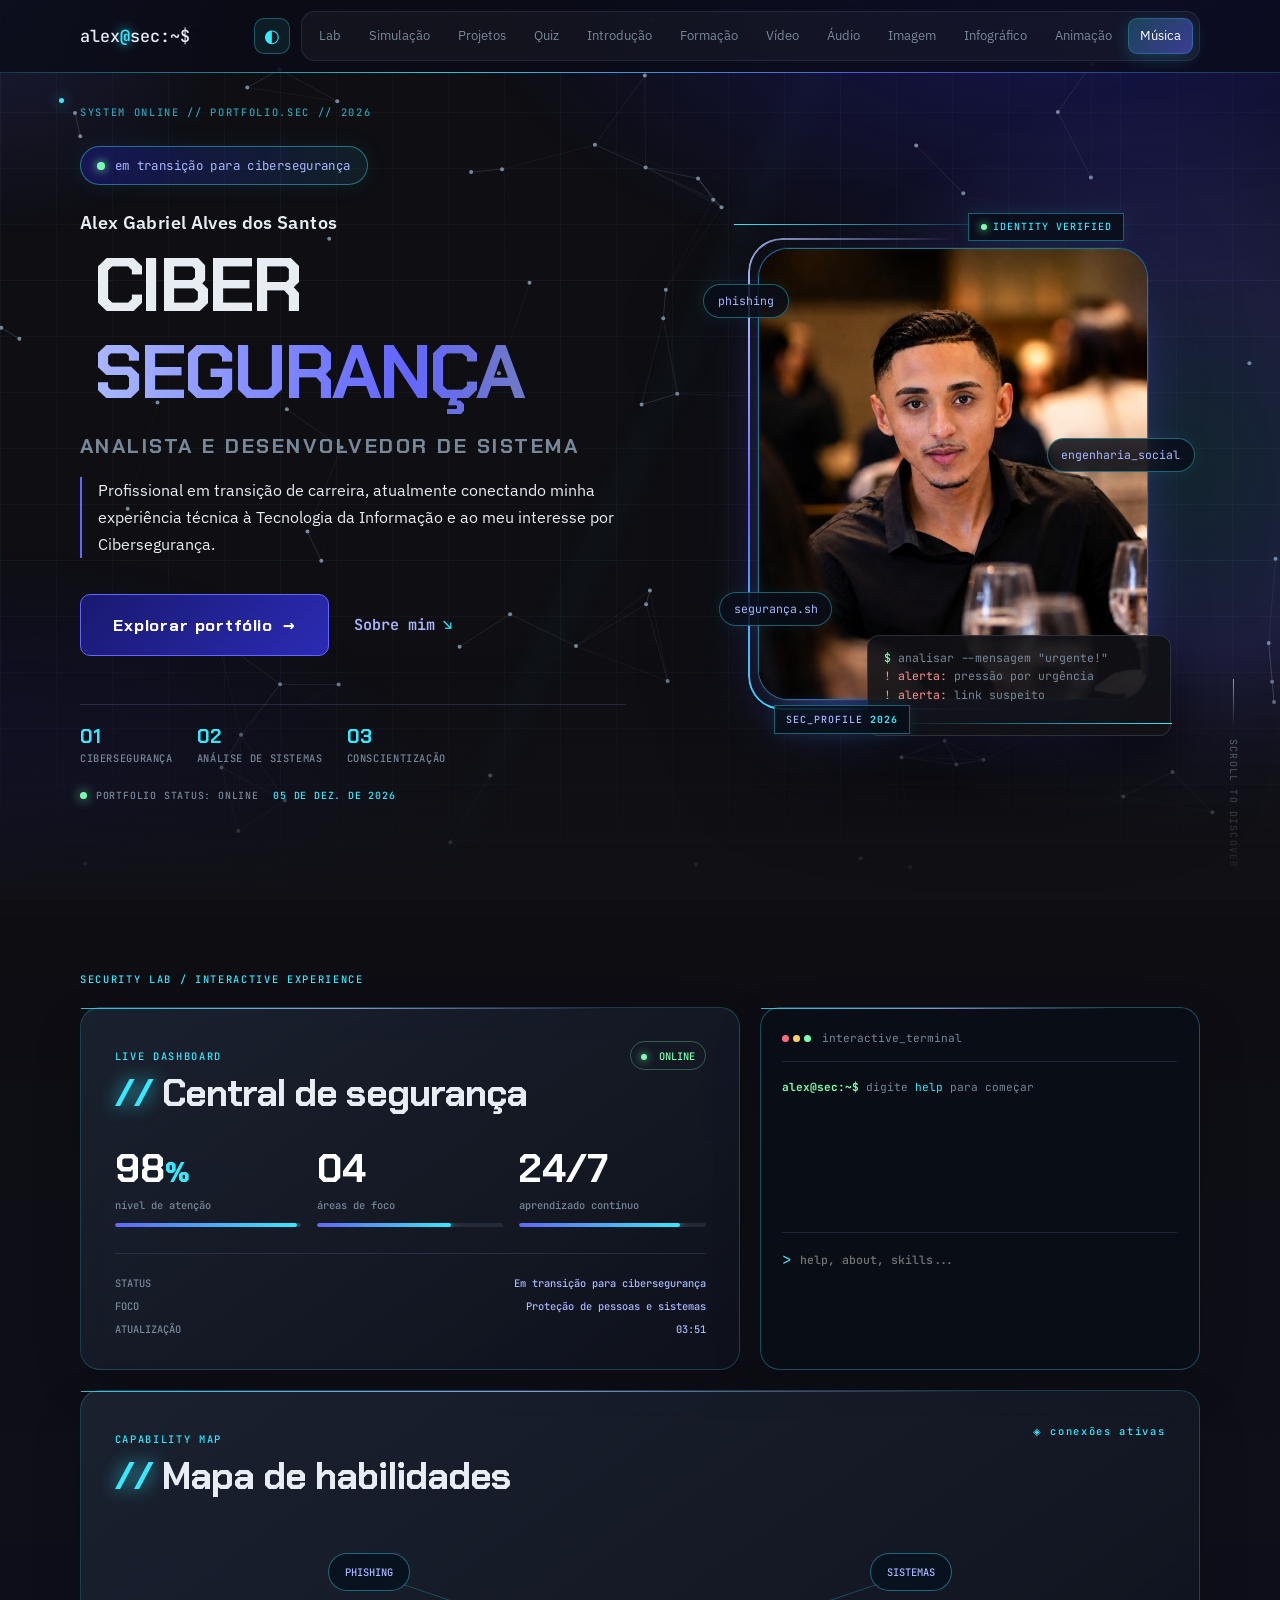
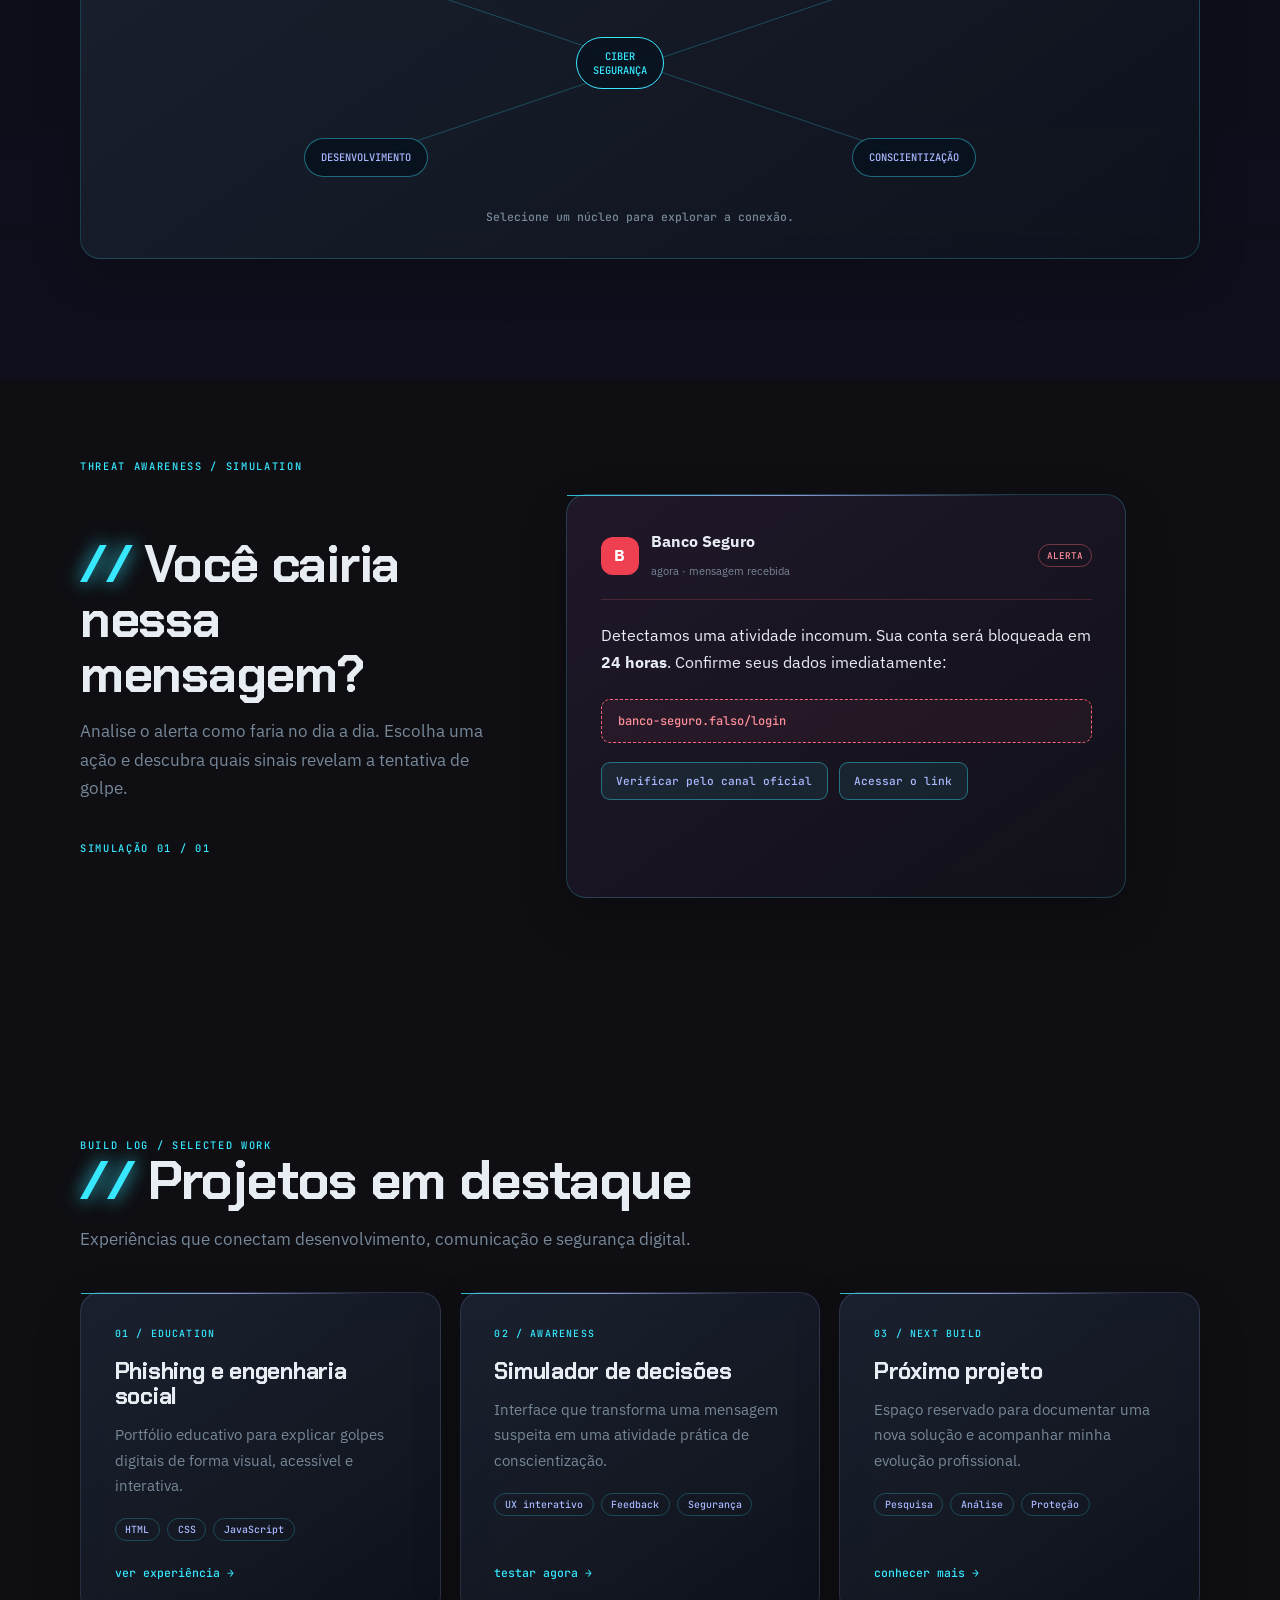
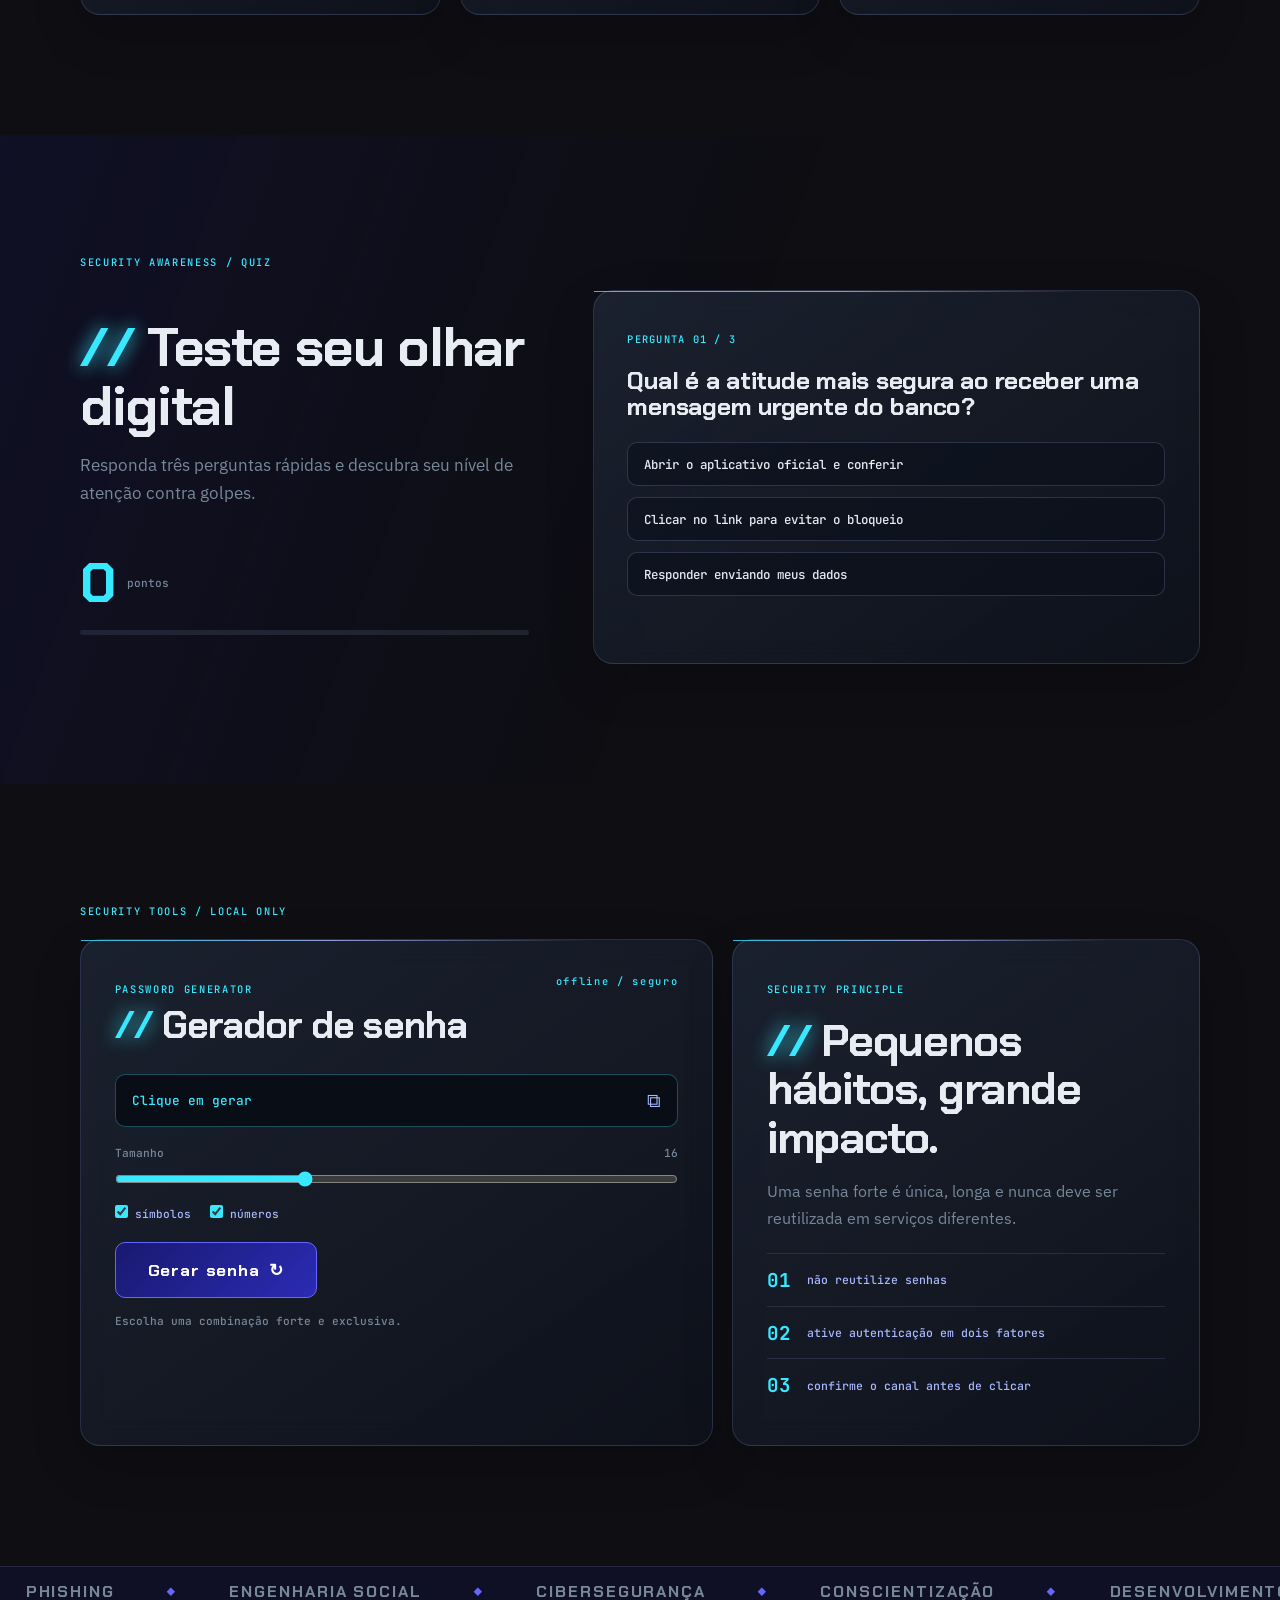
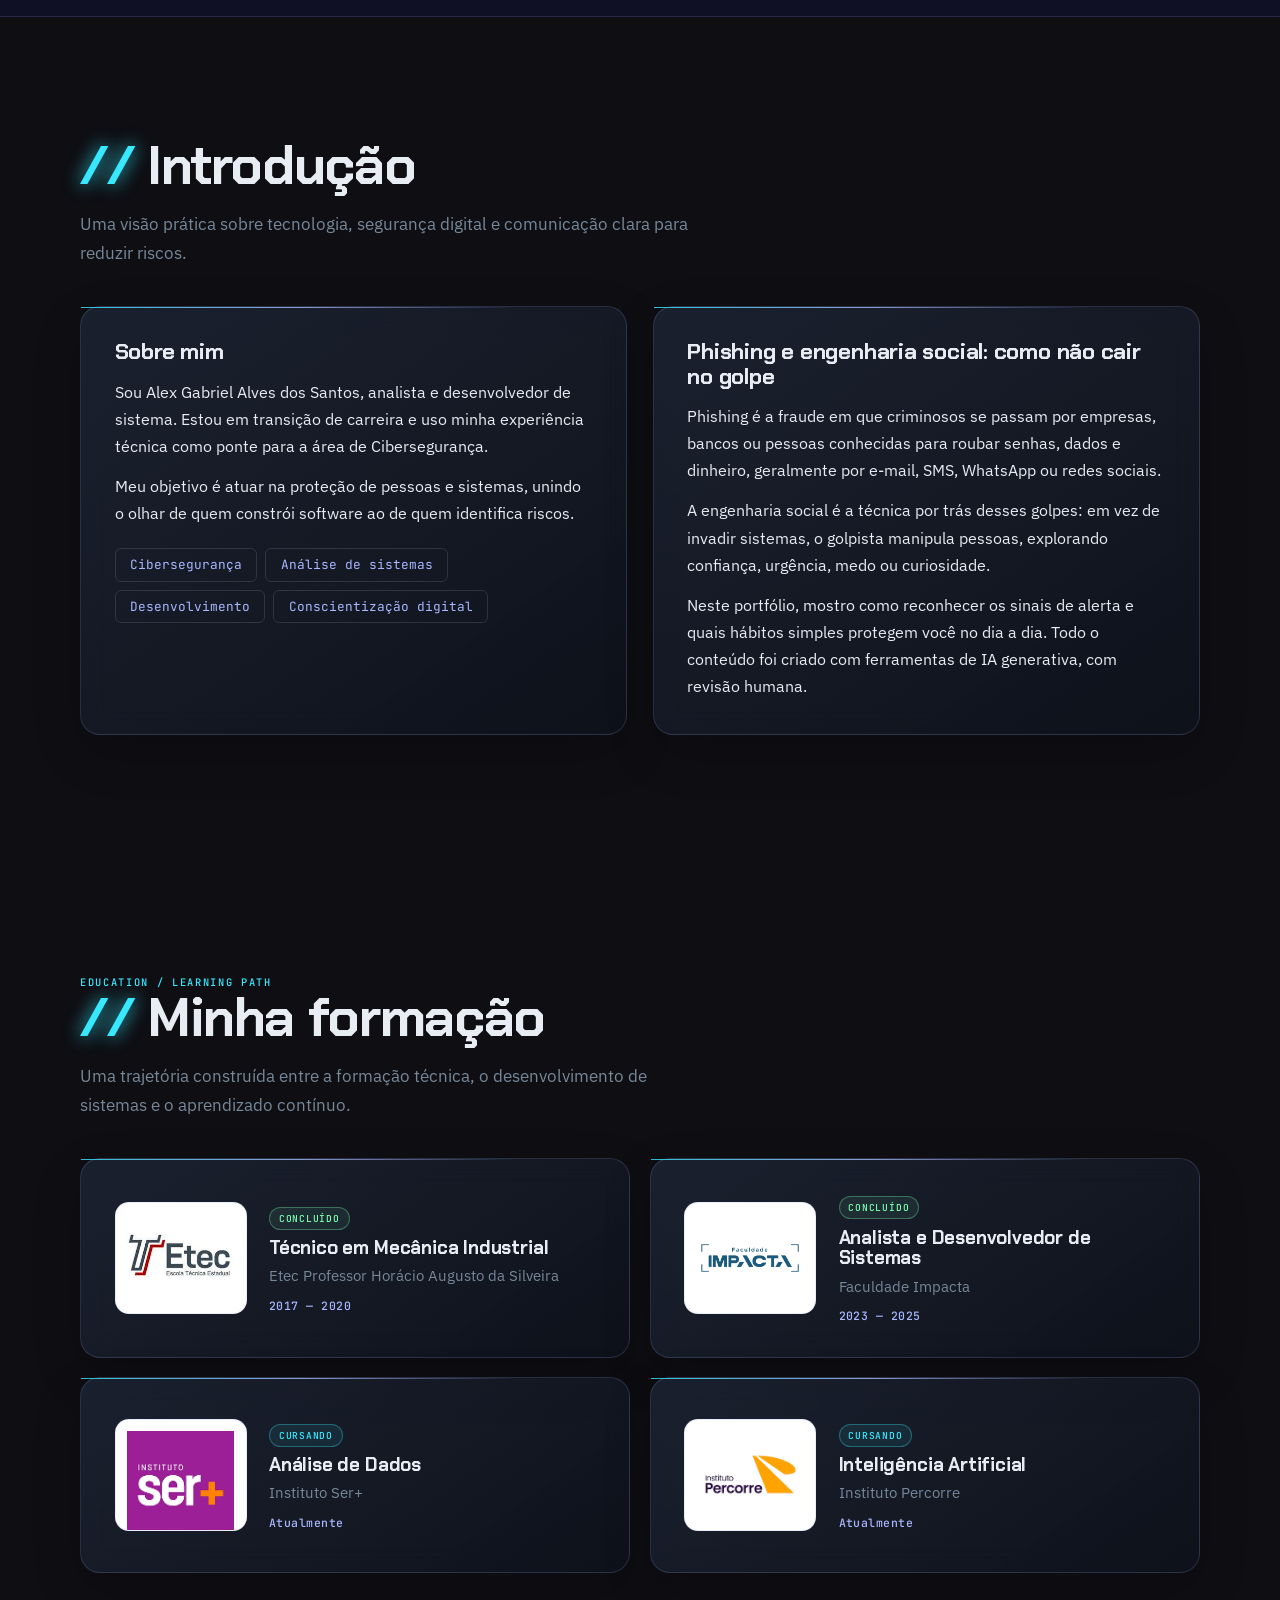
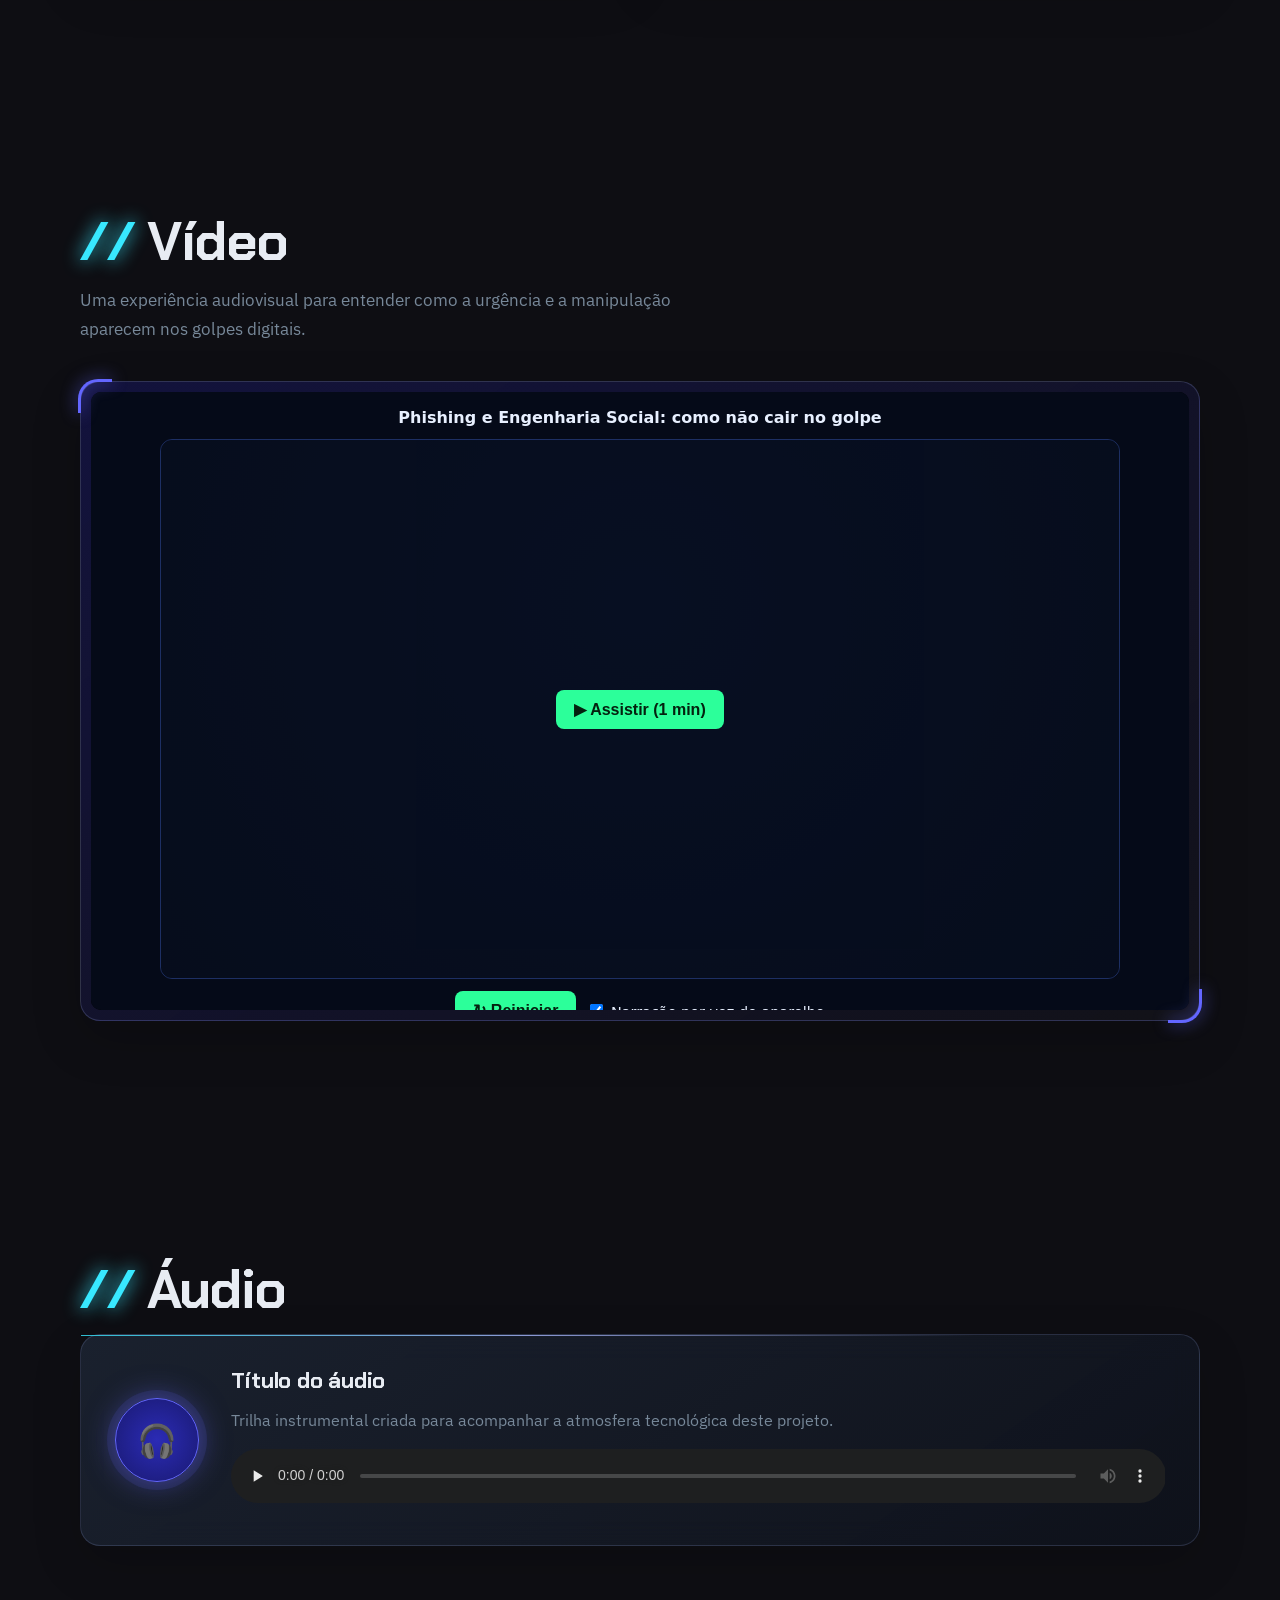
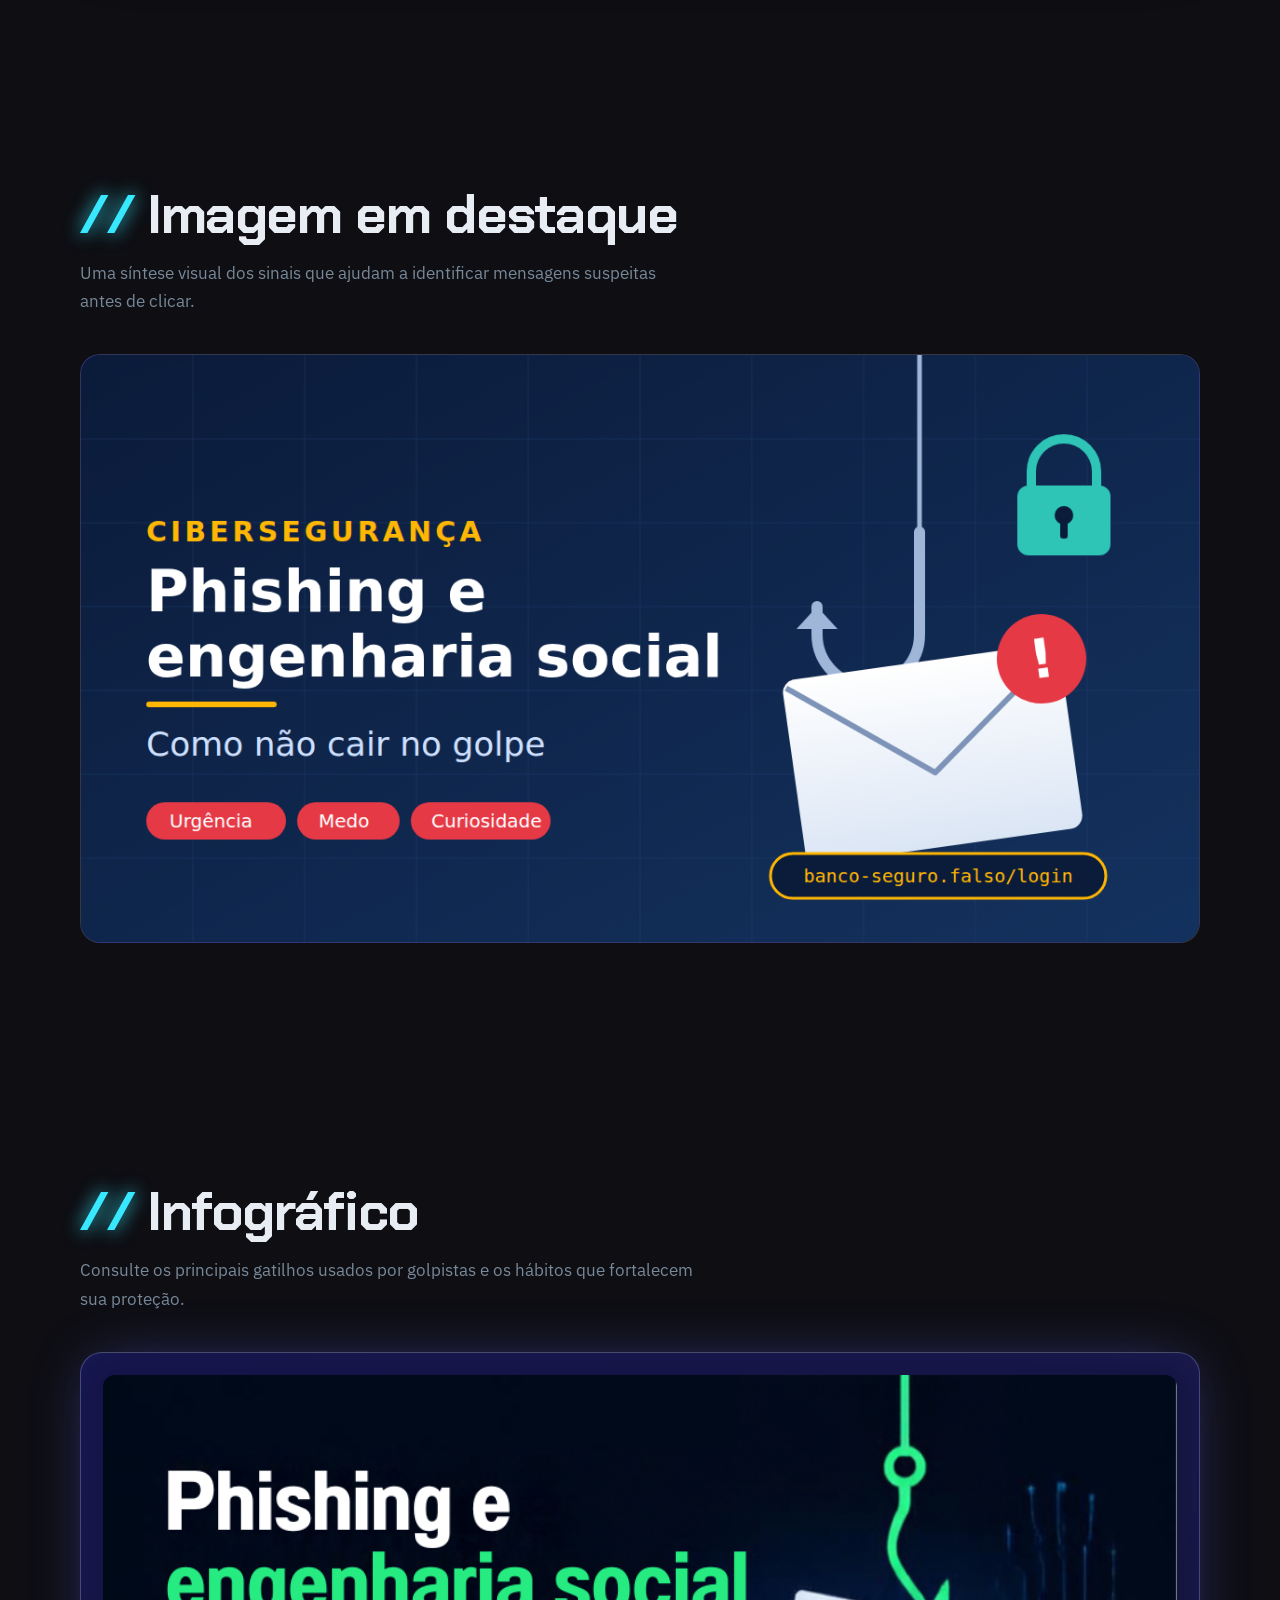
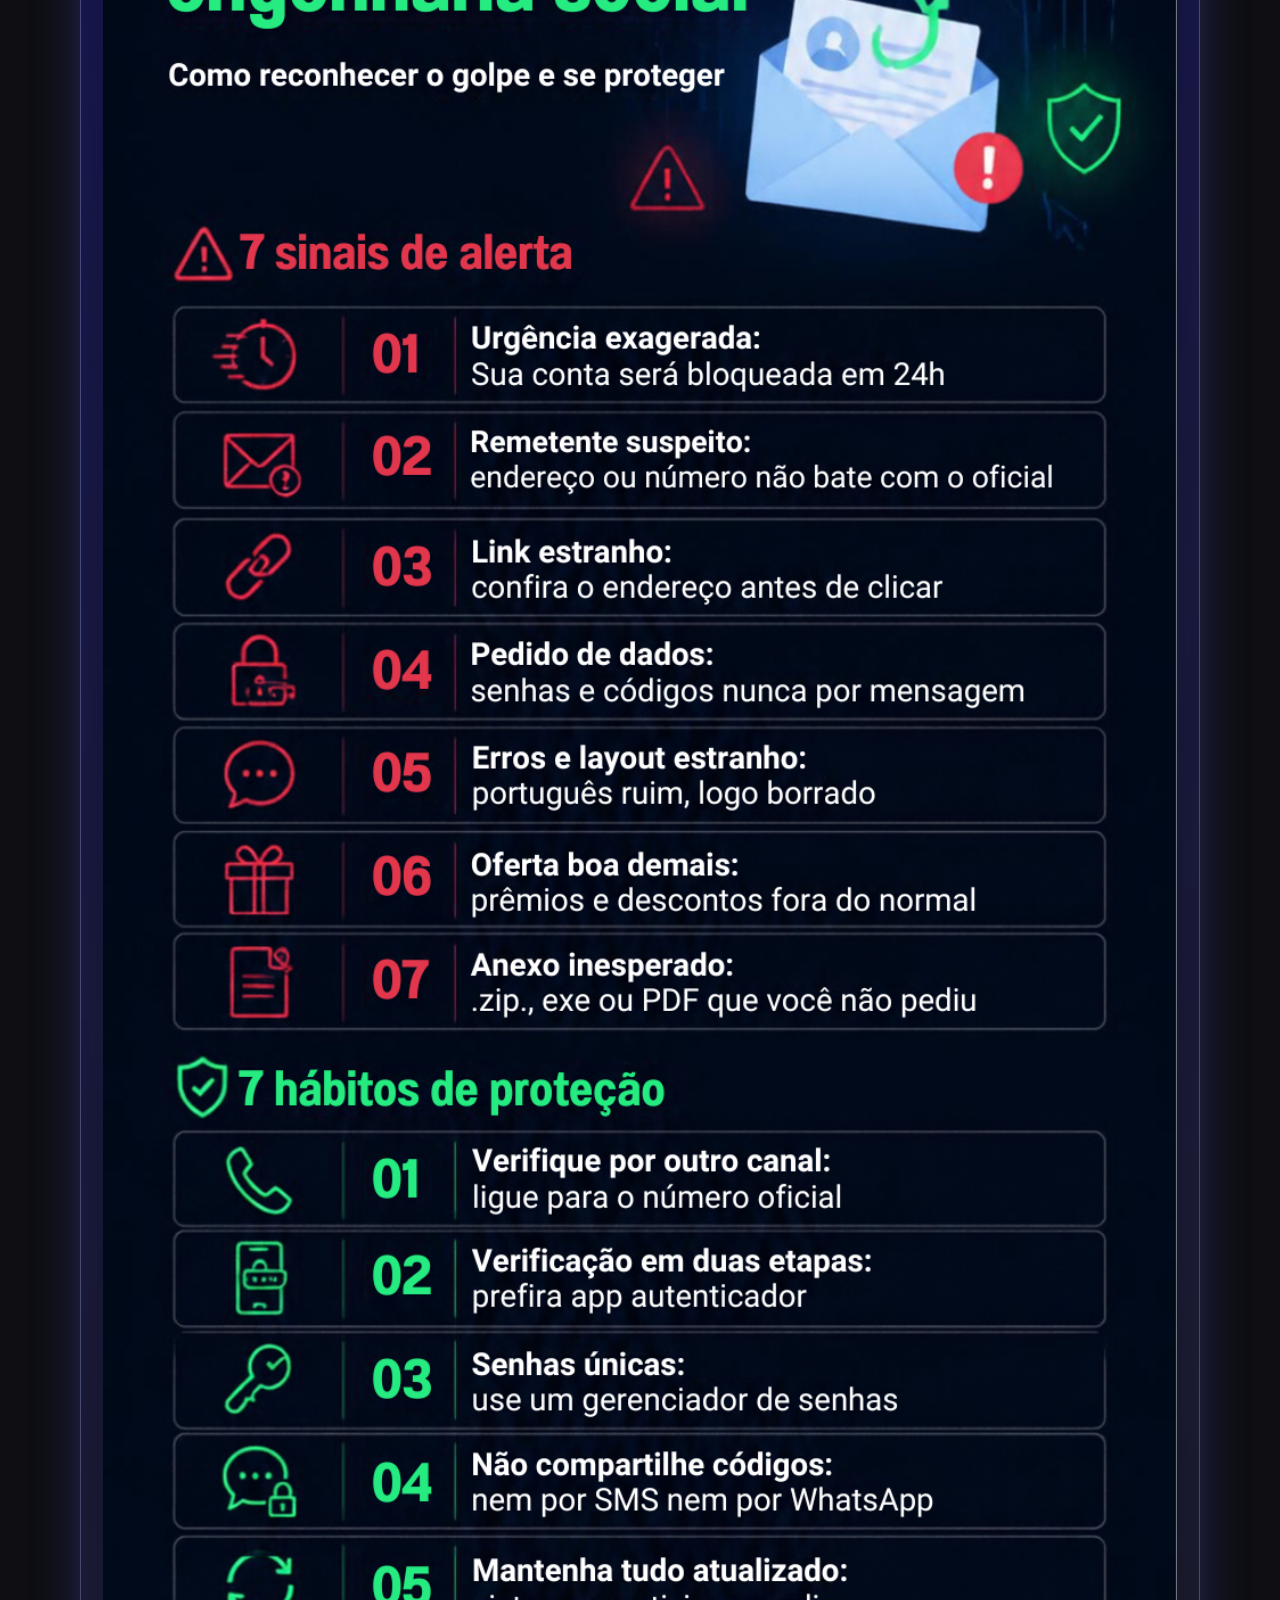
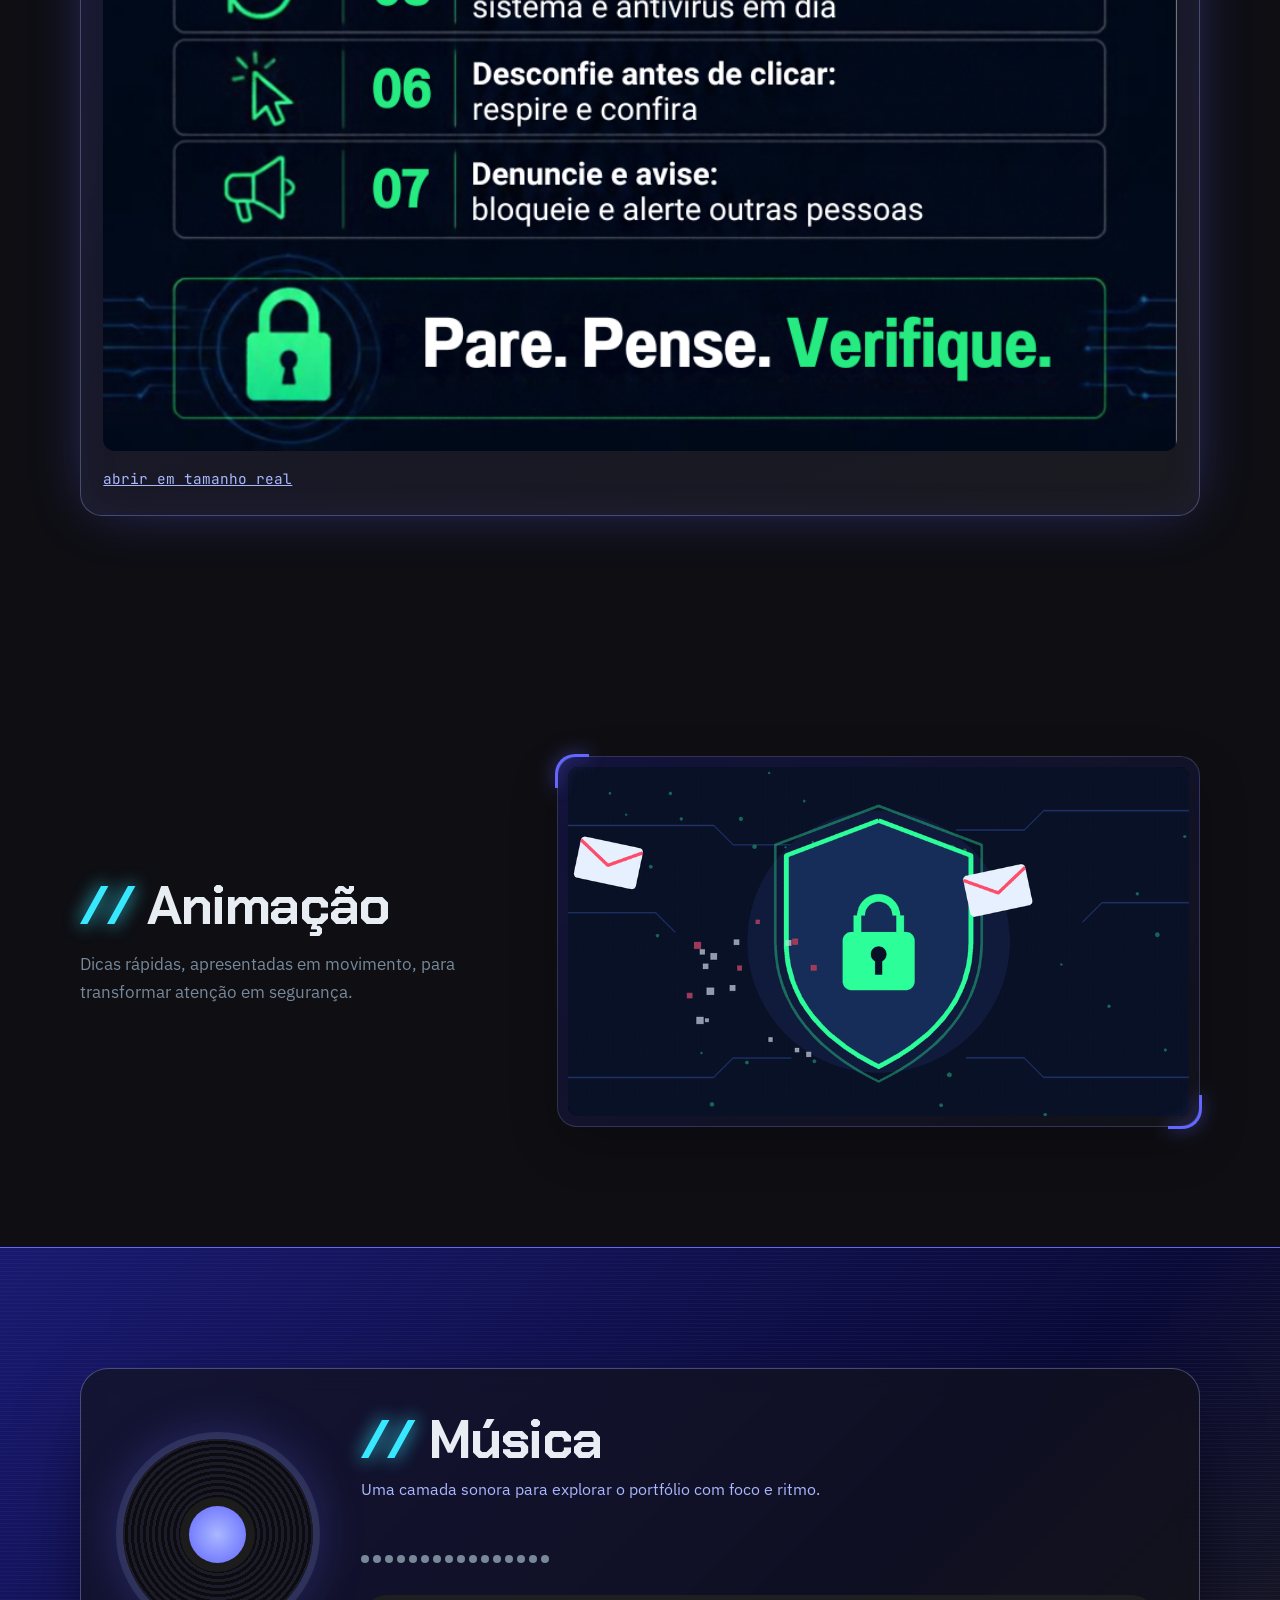
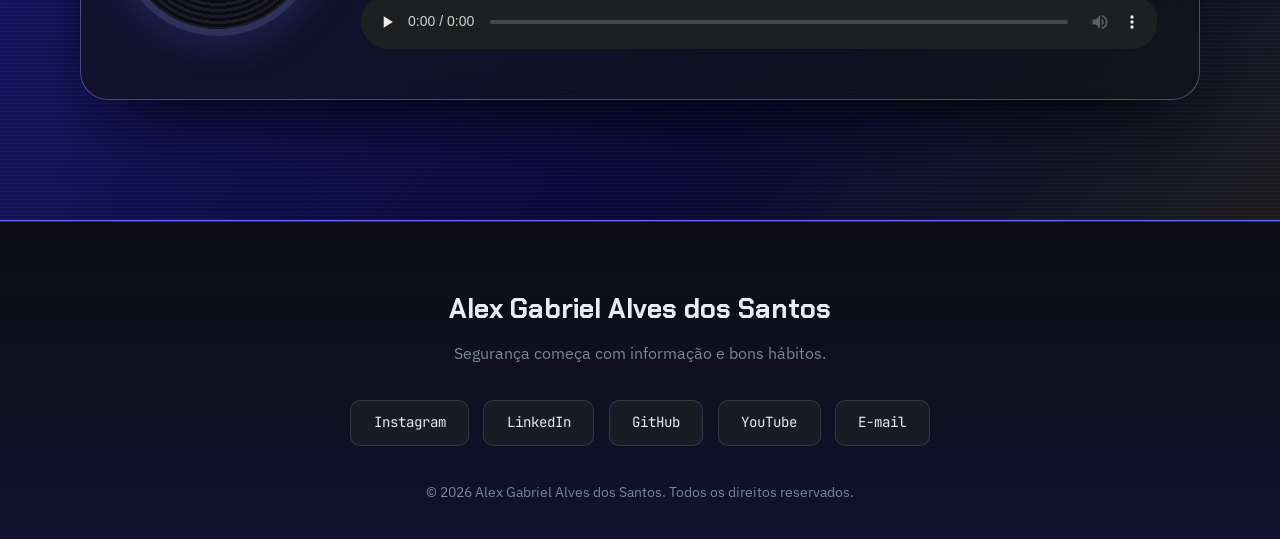
<file: index.html>
﻿<!DOCTYPE html>
<html lang="pt-BR">
<head>
<meta charset="UTF-8">
<meta name="viewport" content="width=device-width, initial-scale=1">
<title>Alex Gabriel Alves dos Santos | Cibersegurança</title>
<meta name="description" content="Portfólio de Alex Gabriel Alves dos Santos: cibersegurança, análise e desenvolvimento de sistemas.">
<link rel="preconnect" href="https://fonts.googleapis.com">
<link rel="preconnect" href="https://fonts.gstatic.com" crossorigin>
<link href="https://fonts.googleapis.com/css2?family=Chakra+Petch:wght@500;700&family=IBM+Plex+Sans:wght@400;500;600&family=JetBrains+Mono:wght@500&display=swap" rel="stylesheet">
<link rel="stylesheet" href="css/styles.css">
</head>
<body>
<div id="progresso"></div>
<div id="luz" aria-hidden="true"></div>

<header class="topo">
  <div class="container">
    <a class="logo" href="#inicio">alex<b>@</b>sec:~$</a>
    <button class="theme-toggle" type="button" aria-label="Ativar modo claro">◐</button>
    <button class="burger" aria-label="Abrir menu" aria-expanded="false">☰</button>
    <nav aria-label="Principal">
      <ul class="menu">
        <li><a href="#lab">Lab</a></li>
        <li><a href="#simulacao">Simulação</a></li>
        <li><a href="#projetos">Projetos</a></li>
        <li><a href="#quiz">Quiz</a></li>
        <li><a href="#introducao">Introdução</a></li>
        <li><a href="#formacao">Formação</a></li>
        <li><a href="#video">Vídeo</a></li>
        <li><a href="#audio">Áudio</a></li>
        <li><a href="#imagem">Imagem</a></li>
        <li><a href="#infografico">Infográfico</a></li>
        <li><a href="#animacao">Animação</a></li>
        <li><a href="#musica">Música</a></li>
      </ul>
    </nav>
  </div>
</header>

<main>
<!-- ===== 1. HERO ===== -->
<section class="hero" id="inicio">
  <canvas id="rede" aria-hidden="true"></canvas>
  <div class="container">
    <div>
      <span class="etiqueta">em transição para cibersegurança</span>
      <p class="nome">Alex Gabriel Alves dos Santos</p>
      <h1 aria-label="Cibersegurança"><span><i>CIBER</i></span><span><i>SEGURANÇA</i></span></h1>
      <h2 class="cargo">ANALISTA E DESENVOLVEDOR DE SISTEMA</h2>
      <p class="bio">Profissional em transição de carreira, atualmente conectando minha experiência técnica à Tecnologia da Informação e ao meu interesse por Cibersegurança.</p>
      <div class="hero-acoes">
        <a class="btn" href="#video">Explorar portfólio <span>→</span></a>
        <a class="btn-secundario" href="#introducao">Sobre mim <span>↘</span></a>
      </div>
      <div class="hero-status" aria-label="Áreas de interesse">
        <div><strong>01</strong><span>cibersegurança</span></div>
        <div><strong>02</strong><span>análise de sistemas</span></div>
        <div><strong>03</strong><span>conscientização</span></div>
      </div>
      <div class="hero-live"><span class="live-dot"></span><span>PORTFOLIO STATUS: ONLINE</span><time id="data-atualizacao"></time></div>
    </div>
    <div class="palco">
      <div class="anel"></div>
      <div class="hud hud-top"><span class="hud-dot"></span>IDENTITY VERIFIED</div>
      <div class="hud hud-bottom">SEC_PROFILE <b>2026</b></div>
      <img id="foto" src="assets/images/profile.jpg" alt="Foto de perfil de Alex Gabriel Alves dos Santos" onerror="this.src='data:image/svg+xml,%3Csvg xmlns=%22http://www.w3.org/2000/svg%22 viewBox=%220 0 400 500%22%3E%3Crect width=%22400%22 height=%22500%22 fill=%22%23191970%22/%3E%3Ccircle cx=%22200%22 cy=%22160%22 r=%2290%22 fill=%22%23778899%22/%3E%3Crect x=%2270%22 y=%22270%22 width=%22260%22 height=%22170%22 rx=%2220%22 fill=%22%23778899%22/%3E%3C/svg%3E';this.onerror=null;">
      <span class="chip a">phishing</span><span class="chip b">engenharia_social</span><span class="chip c">segurança.sh</span>
      <div class="terminal" aria-hidden="true" id="term"></div>
    </div>
  </div>
  <div class="scroll-hint" aria-hidden="true"><span></span> SCROLL TO DISCOVER</div>
</section>

<section class="cyber-lab" id="lab">
  <div class="container">
    <div class="section-kicker">SECURITY LAB / INTERACTIVE EXPERIENCE</div>
    <div class="lab-grid">
      <article class="dashboard cartao revelar">
        <div class="panel-heading"><div><span class="panel-label">LIVE DASHBOARD</span><h2>Central de segurança</h2></div><span class="online-badge"><i></i> ONLINE</span></div>
        <div class="metrics">
          <div><strong>98<span>%</span></strong><small>nível de atenção</small><div class="meter"><i style="width:98%"></i></div></div>
          <div><strong>04</strong><small>áreas de foco</small><div class="meter"><i style="width:72%"></i></div></div>
          <div><strong>24/7</strong><small>aprendizado contínuo</small><div class="meter"><i style="width:86%"></i></div></div>
        </div>
        <div class="profile-data"><span>STATUS <b>Em transição para cibersegurança</b></span><span>FOCO <b>Proteção de pessoas e sistemas</b></span><span>ATUALIZAÇÃO <b id="dashboard-clock">agora</b></span></div>
      </article>
      <article class="terminal-lab cartao revelar atraso">
        <div class="terminal-title"><span><i></i><i></i><i></i></span> interactive_terminal</div>
        <div class="terminal-output" id="terminal-output" aria-live="polite"><p><b>alex@sec:~$</b> digite <em>help</em> para começar</p></div>
        <form class="terminal-form" id="terminal-form"><label for="terminal-input">></label><input id="terminal-input" autocomplete="off" aria-label="Comando do terminal" placeholder="help, about, skills..."></form>
      </article>
    </div>
    <div class="skills-panel cartao revelar">
      <div class="panel-heading"><div><span class="panel-label">CAPABILITY MAP</span><h2>Mapa de habilidades</h2></div><span class="signal">◈ conexões ativas</span></div>
      <div class="skill-map">
        <button class="skill-node main-node" data-skill="ciber">CIBER<br>SEGURANÇA</button>
        <button class="skill-node node-a" data-skill="phishing">PHISHING</button>
        <button class="skill-node node-b" data-skill="systems">SISTEMAS</button>
        <button class="skill-node node-c" data-skill="dev">DESENVOLVIMENTO</button>
        <button class="skill-node node-d" data-skill="awareness">CONSCIENTIZAÇÃO</button>
        <svg class="skill-lines" viewBox="0 0 800 280" aria-hidden="true"><path d="M400 140L150 55M400 140L650 55M400 140L150 225M400 140L650 225"/></svg>
      </div>
      <p class="skill-description" id="skill-description">Selecione um núcleo para explorar a conexão.</p>
    </div>
  </div>
</section>

<section class="phishing-check" id="simulacao">
  <div class="container">
    <div class="section-kicker">THREAT AWARENESS / SIMULATION</div>
    <div class="simulation-grid">
      <div class="simulation-copy revelar"><h2>Você cairia nessa mensagem?</h2><p class="lead">Analise o alerta como faria no dia a dia. Escolha uma ação e descubra quais sinais revelam a tentativa de golpe.</p><span class="simulation-counter">SIMULAÇÃO 01 / 01</span></div>
      <article class="message-card cartao revelar atraso"><div class="message-top"><span class="message-avatar">B</span><div><strong>Banco Seguro</strong><small>agora · mensagem recebida</small></div><span class="danger-tag">ALERTA</span></div><p>Detectamos uma atividade incomum. Sua conta será bloqueada em <b>24 horas</b>. Confirme seus dados imediatamente:</p><div class="fake-link">banco-seguro.falso/login</div><div class="simulation-actions"><button type="button" data-answer="safe">Verificar pelo canal oficial</button><button type="button" data-answer="unsafe">Acessar o link</button></div><p class="simulation-result" id="simulation-result" aria-live="polite"></p></article>
    </div>
  </div>
</section>

<section id="projetos">
  <div class="container">
    <div class="section-kicker">BUILD LOG / SELECTED WORK</div>
    <h2 class="revelar">Projetos em destaque</h2>
    <p class="lead revelar">Experiências que conectam desenvolvimento, comunicação e segurança digital.</p>
    <div class="projects-grid">
      <article class="project-card cartao revelar"><span class="project-number">01 / EDUCATION</span><h3>Phishing e engenharia social</h3><p>Portfólio educativo para explicar golpes digitais de forma visual, acessível e interativa.</p><ul><li>HTML</li><li>CSS</li><li>JavaScript</li></ul><a href="#simulacao">ver experiência →</a></article>
      <article class="project-card cartao revelar atraso"><span class="project-number">02 / AWARENESS</span><h3>Simulador de decisões</h3><p>Interface que transforma uma mensagem suspeita em uma atividade prática de conscientização.</p><ul><li>UX interativo</li><li>Feedback</li><li>Segurança</li></ul><a href="#simulacao">testar agora →</a></article>
      <article class="project-card cartao revelar"><span class="project-number">03 / NEXT BUILD</span><h3>Próximo projeto</h3><p>Espaço reservado para documentar uma nova solução e acompanhar minha evolução profissional.</p><ul><li>Pesquisa</li><li>Análise</li><li>Proteção</li></ul><a href="#musica">conhecer mais →</a></article>
    </div>
  </div>
</section>

<section id="quiz" class="quiz-section">
  <div class="container">
    <div class="section-kicker">SECURITY AWARENESS / QUIZ</div>
    <div class="quiz-grid">
      <div class="revelar"><h2>Teste seu olhar digital</h2><p class="lead">Responda três perguntas rápidas e descubra seu nível de atenção contra golpes.</p><div class="quiz-score"><strong id="quiz-score">0</strong><span>pontos</span><div class="quiz-progress"><i id="quiz-progress"></i></div></div></div>
      <article class="quiz-card cartao revelar atraso"><span class="quiz-step" id="quiz-step">PERGUNTA 01 / 03</span><h3 id="quiz-question">Qual é a atitude mais segura ao receber uma mensagem urgente do banco?</h3><div class="quiz-options" id="quiz-options"><button type="button" data-correct="true">Abrir o aplicativo oficial e conferir</button><button type="button">Clicar no link para evitar o bloqueio</button><button type="button">Responder enviando meus dados</button></div><p class="quiz-feedback" id="quiz-feedback" aria-live="polite"></p></article>
    </div>
  </div>
</section>

<section id="ferramentas">
  <div class="container">
    <div class="section-kicker">SECURITY TOOLS / LOCAL ONLY</div>
    <div class="tools-grid">
      <article class="password-tool cartao revelar"><div class="panel-heading"><div><span class="panel-label">PASSWORD GENERATOR</span><h2>Gerador de senha</h2></div><span class="signal">offline / seguro</span></div><div class="password-output"><output id="password-output">Clique em gerar</output><button type="button" id="copy-password" aria-label="Copiar senha">⧉</button></div><label class="range-label" for="password-length">Tamanho <output id="password-length-value">16</output></label><input id="password-length" type="range" min="8" max="32" value="16"><div class="password-options"><label><input type="checkbox" id="include-symbols" checked> símbolos</label><label><input type="checkbox" id="include-numbers" checked> números</label></div><button class="btn" type="button" id="generate-password">Gerar senha <span>↻</span></button><p class="strength" id="password-strength">Escolha uma combinação forte e exclusiva.</p></article>
      <article class="cartao tool-note revelar atraso"><span class="panel-label">SECURITY PRINCIPLE</span><h2>Pequenos hábitos, grande impacto.</h2><p>Uma senha forte é única, longa e nunca deve ser reutilizada em serviços diferentes.</p><div class="tool-stat"><strong>01</strong><span>não reutilize senhas</span></div><div class="tool-stat"><strong>02</strong><span>ative autenticação em dois fatores</span></div><div class="tool-stat"><strong>03</strong><span>confirme o canal antes de clicar</span></div></article>
    </div>
  </div>
</section>

<div class="faixa" aria-hidden="true"><div id="faixa"></div></div>

<!-- ===== 2. INTRODUÇÃO ===== -->
<section id="introducao">
  <div class="container">
    <h2 class="revelar">Introdução</h2>
    <p class="lead revelar">Uma visão prática sobre tecnologia, segurança digital e comunicação clara para reduzir riscos.</p>
    <div class="intro-grade">
      <article class="cartao revelar">
        <h3>Sobre mim</h3>
        <p>Sou Alex Gabriel Alves dos Santos, analista e desenvolvedor de sistema. Estou em transição de carreira e uso minha experiência técnica como ponte para a área de Cibersegurança.</p>
        <p>Meu objetivo é atuar na proteção de pessoas e sistemas, unindo o olhar de quem constrói software ao de quem identifica riscos. <!-- Edite este texto com suas experiências e objetivos --></p>
        <ul class="tags"><li>Cibersegurança</li><li>Análise de sistemas</li><li>Desenvolvimento</li><li>Conscientização digital</li></ul>
      </article>
      <article class="cartao revelar atraso">
        <h3>Phishing e engenharia social: como não cair no golpe</h3>
        <p>Phishing é a fraude em que criminosos se passam por empresas, bancos ou pessoas conhecidas para roubar senhas, dados e dinheiro, geralmente por e-mail, SMS, WhatsApp ou redes sociais.</p>
        <p>A engenharia social é a técnica por trás desses golpes: em vez de invadir sistemas, o golpista manipula pessoas, explorando confiança, urgência, medo ou curiosidade.</p>
        <p>Neste portfólio, mostro como reconhecer os sinais de alerta e quais hábitos simples protegem você no dia a dia. Todo o conteúdo foi criado com ferramentas de IA generativa, com revisão humana.</p>
      </article>
    </div>
  </div>
</section>

<!-- ===== 2. FORMAÇÃO ===== -->
<section id="formacao">
  <div class="container">
    <div class="section-kicker">EDUCATION / LEARNING PATH</div>
    <h2 class="revelar">Minha formação</h2>
    <p class="lead revelar">Uma trajetória construída entre a formação técnica, o desenvolvimento de sistemas e o aprendizado contínuo.</p>
    <div class="formacao-grid">
      <article class="formacao-card cartao revelar">
        <div class="formacao-logo"><img src="assets/images/logo-etec.png" alt="Logo da Etec"></div>
        <div class="formacao-info">
          <span class="formacao-status concluido">Concluído</span>
          <h3>Técnico em Mecânica Industrial</h3>
          <p>Etec Professor Horácio Augusto da Silveira</p>
          <time>2017 — 2020</time>
        </div>
      </article>
      <article class="formacao-card cartao revelar atraso">
        <div class="formacao-logo"><img src="assets/images/logo-impacta.png" alt="Logo da Faculdade Impacta"></div>
        <div class="formacao-info">
          <span class="formacao-status concluido">Concluído</span>
          <h3>Analista e Desenvolvedor de Sistemas</h3>
          <p>Faculdade Impacta</p>
          <time>2023 — 2025</time>
        </div>
      </article>
      <article class="formacao-card cartao revelar">
        <div class="formacao-logo"><img src="assets/images/logo-instituto-ser.png" alt="Logo do Instituto Ser+"></div>
        <div class="formacao-info">
          <span class="formacao-status cursando">Cursando</span>
          <h3>Análise de Dados</h3>
          <p>Instituto Ser+</p>
          <time>Atualmente</time>
        </div>
      </article>
      <article class="formacao-card cartao revelar atraso">
        <div class="formacao-logo"><img src="assets/images/logo-percorre.png" alt="Logo do Instituto Percorre"></div>
        <div class="formacao-info">
          <span class="formacao-status cursando">Cursando</span>
          <h3>Inteligência Artificial</h3>
          <p>Instituto Percorre</p>
          <time>Atualmente</time>
        </div>
      </article>
    </div>
  </div>
</section>

<!-- ===== 3. VÍDEO ===== -->
<section id="video">
  <div class="container">
    <h2 class="revelar">Vídeo</h2>
    <p class="lead revelar">Uma experiência audiovisual para entender como a urgência e a manipulação aparecem nos golpes digitais.</p>
    <div class="moldura revelar">
      <iframe src="pages/phishing-video.html" title="Vídeo de conscientização sobre phishing e engenharia social" loading="lazy"></iframe>
    </div>
  </div>
</section>

<!-- ===== 4. ÁUDIO ===== -->
<section id="audio">
  <div class="container">
    <h2 class="revelar">Áudio</h2>
    <div class="cartao audio-cartao revelar">
      <div class="icone-audio" aria-hidden="true">🎧</div>
      <div>
        <h3>Título do áudio</h3>
        <p class="audio-description">Trilha instrumental criada para acompanhar a atmosfera tecnológica deste projeto.</p>
        <audio controls preload="none">
          <source src="assets/audio/digital-alert-instrumental.wav" type="audio/wav">
          Seu navegador não suporta áudio HTML5.
        </audio>
      </div>
    </div>
  </div>
</section>

<!-- ===== 5. IMAGEM ===== -->
<section id="imagem">
  <div class="container">
    <h2 class="revelar">Imagem em destaque</h2>
    <p class="lead revelar">Uma síntese visual dos sinais que ajudam a identificar mensagens suspeitas antes de clicar.</p>
    <figure class="destaque revelar" tabindex="0">
      <img src="assets/images/phishing-featured.png" alt="Ilustração sobre phishing e engenharia social" onerror="this.src='data:image/svg+xml,%3Csvg xmlns=%22http://www.w3.org/2000/svg%22 viewBox=%220 0 1200 600%22%3E%3Crect width=%221200%22 height=%22600%22 fill=%22%23191970%22/%3E%3Ccircle cx=%22400%22 cy=%22250%22 r=%22110%22 fill=%22%23778899%22/%3E%3Crect x=%22550%22 y=%22160%22 width=%22340%22 height=%22180%22 rx=%2222%22 fill=%22%23778899%22/%3E%3C/svg%3E';this.onerror=null;">
      <figcaption>Phishing e engenharia social: como reconhecer os sinais de alerta.</figcaption>
    </figure>
  </div>
</section>

<!-- ===== 6. INFOGRÁFICO ===== -->
<section id="infografico">
  <div class="container">
    <h2 class="revelar">Infográfico</h2>
    <p class="lead revelar">Consulte os principais gatilhos usados por golpistas e os hábitos que fortalecem sua proteção.</p>
    <div class="info-bloco revelar">
      <div class="info-rolagem" tabindex="0" aria-label="Infográfico, role para o lado em telas pequenas">
        <img src="assets/images/phishing-infographic.png" alt="Infográfico sobre phishing e engenharia social" onerror="this.src='data:image/svg+xml,%3Csvg xmlns=%22http://www.w3.org/2000/svg%22 viewBox=%220 0 1200 700%22%3E%3Crect width=%221200%22 height=%22700%22 fill=%22%230d0d1e%22/%3E%3Ctext x=%2250%25%22 y=%2250%25%22 fill=%22%23e8ecf3%22 font-size=%2248%22 font-family=%22Arial%22%3EInfográfico indisponível%3C/text%3E%3C/svg%3E';this.onerror=null;">
      </div>
      <p class="dica">Arraste para o lado para ver o infográfico completo.</p>
      <a class="info-link" href="assets/images/phishing-infographic.png" target="_blank" rel="noopener">abrir em tamanho real</a>
    </div>
  </div>
</section>

<!-- ===== 7. ANIMAÇÃO ===== -->
<section id="animacao">
  <div class="container anim-grade">
    <div class="revelar">
      <h2>Animação</h2>
      <p class="lead animacao-descricao">Dicas rápidas, apresentadas em movimento, para transformar atenção em segurança.</p>
    </div>
    <div class="moldura revelar atraso">
      <img src="assets/images/phishing-protection.gif" alt="Animação sobre proteção contra phishing" loading="lazy" onerror="this.src='data:image/svg+xml,%3Csvg xmlns=%22http://www.w3.org/2000/svg%22 viewBox=%220 0 1200 675%22%3E%3Crect width=%221200%22 height=%22675%22 fill=%22%230d0d1e%22/%3E%3Ctext x=%2250%25%22 y=%2250%25%22 fill=%22%23e8ecf3%22 font-size=%2248%22 font-family=%22Arial%22%3EAnimação indisponível%3C/text%3E%3C/svg%3E';this.onerror=null;">
    </div>
  </div>
</section>

<!-- ===== 8. MÚSICA ===== -->
<section id="musica">
  <div class="container">
    <div class="musica-cartao revelar">
      <div class="disco" id="disco" aria-hidden="true"></div>
      <div>
        <h2>Música</h2>
        <p>Uma camada sonora para explorar o portfólio com foco e ritmo.</p>
        <div class="ondas" id="ondas" aria-hidden="true"><b></b><b></b><b></b><b></b><b></b><b></b><b></b><b></b><b></b><b></b><b></b><b></b><b></b><b></b><b></b><b></b></div>
        <audio id="player" controls preload="none">
          <source src="assets/audio/digital-alert-instrumental.wav" type="audio/wav">
          Seu navegador não suporta áudio HTML5.
        </audio>
      </div>
    </div>
  </div>
</section>
</main>

<!-- ===== 9. RODAPÉ ===== -->
<footer>
  <div class="container">
    <p class="nome">Alex Gabriel Alves dos Santos</p>
    <p class="frase">Segurança começa com informação e bons hábitos.</p>
    <ul class="redes">
      <li><a href="https://www.instagram.com/" target="_blank" rel="noopener">Instagram</a></li>
      <li><a href="https://www.linkedin.com/" target="_blank" rel="noopener">LinkedIn</a></li>
      <li><a href="https://github.com/" target="_blank" rel="noopener">GitHub</a></li>
      <li><a href="https://www.youtube.com/" target="_blank" rel="noopener">YouTube</a></li>
      <li><a href="mailto:alex@email.com">E-mail</a></li>
    </ul>
    <p class="copy">&copy; <span id="ano">2026</span> Alex Gabriel Alves dos Santos. Todos os direitos reservados.</p>
  </div>
</footer>

<script src="js/main.js" defer></script>
</body>
</html>
</file>
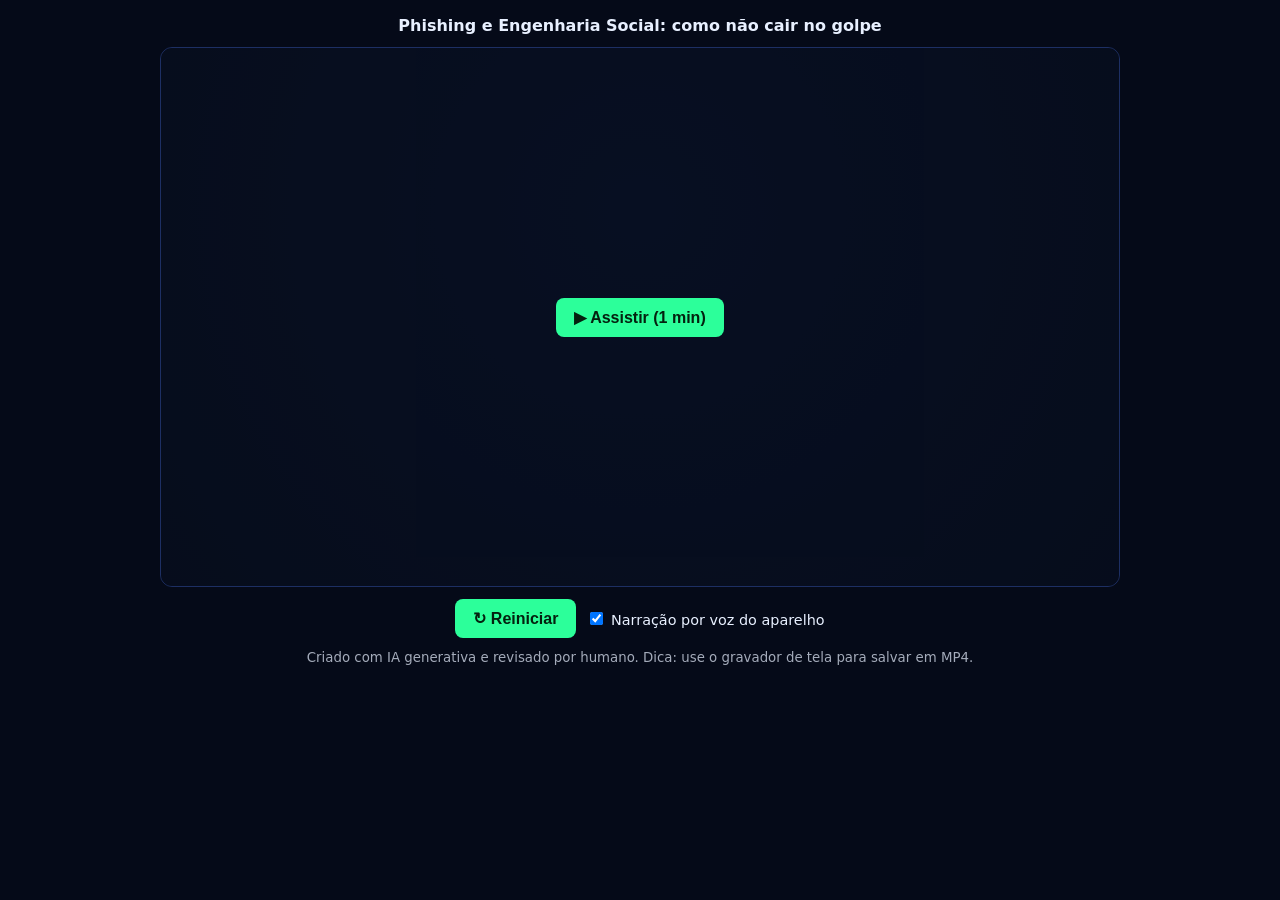
<file: pages/phishing-video.html>
﻿<!DOCTYPE html>
<html lang="pt-BR">
<head>
<meta charset="utf-8">
<meta name="viewport" content="width=device-width, initial-scale=1, viewport-fit=cover">
<title>Phishing e Engenharia Social: como não cair no golpe</title>
<link rel="stylesheet" href="../css/video.css">
</head>
<body>
<h1>Phishing e Engenharia Social: como não cair no golpe</h1>
<div id="stage">
 <div id="start"><button onclick="play()">▶ Assistir (1 min)</button></div>

 <div class="sc" data-t="8" data-v="Você recebe uma mensagem do banco: sua conta será bloqueada. O que você faz?">
  <svg viewBox="0 0 200 200"><rect x="60" y="15" width="80" height="170" rx="14" fill="#16275a" stroke="#2cff9a" stroke-width="3"/><rect x="70" y="40" width="60" height="22" rx="5" fill="#ff4d6d" class="pulse"/><rect x="70" y="72" width="60" height="10" rx="4" fill="#2a3f7d"/><rect x="70" y="90" width="44" height="10" rx="4" fill="#2a3f7d"/><text x="100" y="56" font-size="12" fill="#fff" text-anchor="middle">⚠ URGENTE</text></svg>
  <div class="cap">“Sua conta será <b>bloqueada</b> em 24h!”</div>
 </div>

 <div class="sc" data-t="12" data-v="Isso é phishing: um golpe que usa urgência e medo para fazer você agir sem pensar.">
  <svg viewBox="0 0 200 200"><g class="swing"><line x1="100" y1="0" x2="100" y2="70" stroke="#2cff9a" stroke-width="3"/><path d="M100 70 q0 25 -18 25 q-10 0 -10 -10" fill="none" stroke="#2cff9a" stroke-width="4"/><rect x="62" y="100" width="76" height="52" rx="5" fill="#e8f0ff"/><path d="M62 100 L100 130 L138 100" fill="none" stroke="#ff4d6d" stroke-width="4"/></g></svg>
  <div class="cap"><b>Phishing</b>: a isca é urgência e medo.</div>
 </div>

 <div class="sc" data-t="15" data-v="A engenharia social não invade o computador. Ela invade a sua atenção.">
  <svg viewBox="0 0 200 200"><rect x="50" y="8" width="100" height="14" rx="6" fill="#ff4d6d"/><g class="sway"><line x1="70" y1="22" x2="70" y2="80" stroke="#8fa4d8"/><line x1="130" y1="22" x2="130" y2="80" stroke="#8fa4d8"/><line x1="100" y1="22" x2="100" y2="60" stroke="#8fa4d8"/><circle cx="100" cy="75" r="16" fill="#2cff9a"/><rect x="72" y="93" width="56" height="70" rx="12" fill="#16275a" stroke="#2cff9a" stroke-width="3"/></g></svg>
  <div class="cap">Engenharia social: o golpista <b>manipula pessoas</b>, não sistemas.</div>
 </div>

 <div class="sc" data-t="15" data-v="Desconfie de urgência, confira o remetente, não clique em links suspeitos e nunca passe códigos.">
  <div class="chips">
   <div class="chip" style="animation-delay:.3s">⏱ Urgência exagerada</div>
   <div class="chip" style="animation-delay:3s">✉ Remetente suspeito</div>
   <div class="chip" style="animation-delay:6s">🔗 Link estranho</div>
   <div class="chip" style="animation-delay:9s">🔑 Pedido de códigos</div>
  </div>
  <div class="cap">Sinais de <b>alerta</b></div>
 </div>

 <div class="sc" data-t="10" data-v="Na dúvida, entre em contato pelo canal oficial. Proteja-se: pare, pense, verifique.">
  <svg viewBox="0 0 200 200"><g class="shackle"><path d="M65 85 V60 a35 35 0 0 1 70 0 V85" fill="none" stroke="#2cff9a" stroke-width="10" transform="translate(0,-18)"/></g><rect x="50" y="85" width="100" height="80" rx="12" fill="#16275a" stroke="#2cff9a" stroke-width="4"/><circle cx="100" cy="120" r="9" fill="#2cff9a"/><rect x="96" y="124" width="8" height="20" fill="#2cff9a"/></svg>
  <div class="cap"><b>Pare. Pense. Verifique.</b></div>
 </div>
 <div id="bar"></div>
</div>
<div id="ctl">
 <button onclick="play()">↻ Reiniciar</button>
 <label><input type="checkbox" id="voz" checked> Narração por voz do aparelho</label>
</div>
<small style="opacity:.7;text-align:center">Criado com IA generativa e revisado por humano. Dica: use o gravador de tela para salvar em MP4.</small>
<script src="../js/video.js" defer></script>
</body>
</html>
</file>
<file: css/styles.css>
﻿/* ===== TOKENS: troque cores e fontes aqui ===== */
:root{
  --azul:#191970; --grafite:#1c1c1c; --ardosia:#778899;   /* paleta oficial */
  --azul-vivo:#6366ff;      /* tom claro do azul para brilhos */
  --brilho:#a9b8ff;         /* tom ainda mais claro, para detalhes */
  --ciano:#38e8ff;
  --fundo-2:#232327; --texto:#e8ecf3; --linha:rgba(119,136,153,.26);
  --f-titulo:"Chakra Petch","Trebuchet MS",sans-serif;
  --f-texto:"IBM Plex Sans","Segoe UI",Arial,sans-serif;
  --f-mono:"JetBrains Mono",Consolas,monospace;
  --raio:20px; --largura:1120px;
}
@property --ang{syntax:"<angle>";initial-value:0deg;inherits:false}
*,*::before,*::after{box-sizing:border-box;margin:0;padding:0}
html{scroll-behavior:smooth;scroll-padding-top:72px}
body{background:#0e0e13;color:var(--texto);font-family:var(--f-texto);line-height:1.7;overflow-x:hidden}
body::before{content:"";position:fixed;inset:0;z-index:-2;
  background:linear-gradient(rgba(119,136,153,.055) 1px,transparent 1px),linear-gradient(90deg,rgba(119,136,153,.055) 1px,transparent 1px),linear-gradient(rgba(56,232,255,.025) 1px,transparent 1px),linear-gradient(90deg,rgba(56,232,255,.025) 1px,transparent 1px);background-size:56px 56px,56px 56px,280px 280px,280px 280px}
body::after{content:"";position:fixed;inset:0;z-index:-1;pointer-events:none;
  background:radial-gradient(900px 500px at 85% -5%,rgba(25,25,112,.75),transparent 70%),radial-gradient(700px 500px at 0 100%,rgba(25,25,112,.45),transparent 70%),linear-gradient(115deg,transparent 0 48%,rgba(56,232,255,.025) 50%,transparent 52%)}
img,video{max-width:100%;display:block}
a{color:inherit}
:focus-visible{outline:2px solid var(--brilho);outline-offset:3px}
.container{width:min(var(--largura),calc(100% - 2.5rem));margin-inline:auto}
section{padding:7.5rem 0}
h1,h2,h3{font-family:var(--f-titulo);line-height:1.08}
h2{font-size:clamp(2rem,5vw,3.4rem);margin-bottom:.9rem;letter-spacing:-.025em}
h2::before{content:"// ";color:var(--ciano);text-shadow:0 0 18px var(--ciano)}
.lead{color:var(--ardosia);max-width:62ch;margin-bottom:2.4rem;font-size:1.05rem}

/* brilho que segue o mouse + barra de progresso */
#luz{position:fixed;width:520px;height:520px;left:0;top:0;margin:-260px 0 0 -260px;border-radius:50%;pointer-events:none;z-index:-1;
  background:radial-gradient(circle,rgba(99,102,255,.16),transparent 65%);transition:transform .15s ease-out}
#progresso{position:fixed;top:0;left:0;height:3px;width:0;z-index:100;background:linear-gradient(90deg,var(--azul),var(--azul-vivo),var(--brilho));box-shadow:0 0 12px var(--azul-vivo)}

/* botão */
.btn{display:inline-flex;align-items:center;gap:.6rem;padding:1rem 2rem;border-radius:10px;background:linear-gradient(135deg,var(--azul),#2b2bb5);border:1px solid var(--azul-vivo);color:#fff;font-family:var(--f-titulo);font-weight:700;font-size:1.05rem;letter-spacing:.05em;text-decoration:none;position:relative;overflow:hidden;box-shadow:0 0 0 0 rgba(99,102,255,.6);transition:transform .25s,box-shadow .3s}
.btn::after{content:"";position:absolute;inset:0;background:linear-gradient(100deg,transparent 30%,rgba(255,255,255,.3),transparent 70%);transform:translateX(-130%);transition:transform .7s}
.btn:hover{transform:translateY(-4px);box-shadow:0 0 34px 2px rgba(99,102,255,.65)}
.btn:hover::after{transform:translateX(130%)}
.btn span{transition:transform .25s}.btn:hover span{transform:translateX(6px)}

/* ===== CABEÇALHO ===== */
.topo{position:fixed;inset:0 0 auto;z-index:50;background:rgba(10,12,22,.74);backdrop-filter:blur(18px);border-bottom:1px solid rgba(56,232,255,.2)}
.topo::after{content:"";position:absolute;left:0;right:0;bottom:-1px;height:1px;background:linear-gradient(90deg,transparent,var(--ciano),var(--azul-vivo),transparent);opacity:.8}
.topo .container{display:flex;justify-content:space-between;align-items:center;height:72px}
.logo{font-family:var(--f-mono);font-weight:500;text-decoration:none;font-size:1.05rem}
.logo b{color:var(--ciano);text-shadow:0 0 12px var(--ciano)}
.menu{display:flex;gap:.25rem;list-style:none;padding:.35rem;border:1px solid rgba(169,184,255,.12);border-radius:14px;background:rgba(255,255,255,.035)}
.menu a{display:block;text-decoration:none;color:var(--ardosia);font-size:.82rem;padding:.45rem .75rem;border-radius:9px;transition:all .25s}
.menu a:hover{color:var(--texto);background:rgba(119,136,153,.14)}
.menu a.ativo{color:#fff;background:linear-gradient(135deg,rgba(56,232,255,.22),rgba(99,102,255,.5));box-shadow:0 5px 18px rgba(56,232,255,.18),inset 0 0 0 1px rgba(56,232,255,.22)}
.burger{display:none;background:none;border:1px solid var(--linha);color:var(--texto);border-radius:8px;padding:.4rem .7rem;font-size:1.1rem;cursor:pointer}

/* ===== 1. HERO ===== */
.hero{min-height:100vh;display:flex;align-items:center;padding:9rem 0 6rem;position:relative;isolation:isolate;overflow:hidden}
.hero::before{content:"";position:absolute;width:50rem;height:50rem;right:-18rem;top:4rem;border-radius:50%;background:radial-gradient(circle,rgba(56,232,255,.12),rgba(99,102,255,.18) 35%,transparent 68%);pointer-events:none}
.hero::after{content:"";position:absolute;inset:auto 0 0;height:16rem;background:linear-gradient(transparent,#111116);pointer-events:none}
.hero .container::before{content:"SYSTEM ONLINE  //  PORTFOLIO.SEC  //  2026";position:absolute;top:-2.6rem;left:0;font:500 .65rem var(--f-mono);letter-spacing:.16em;color:rgba(56,232,255,.68)}
.hero .container::after{content:"";position:absolute;left:-1.3rem;top:-3rem;width:5px;height:5px;border-radius:50%;background:var(--ciano);box-shadow:0 0 14px var(--ciano)}
#rede{position:absolute;inset:0;width:100%;height:100%;z-index:-1}
.hero .container{position:relative;z-index:1;display:grid;grid-template-columns:minmax(0,1.05fr) minmax(300px,.95fr);gap:5rem;align-items:center}
.etiqueta{display:inline-flex;align-items:center;gap:.6rem;font-family:var(--f-mono);font-size:.78rem;color:var(--brilho);padding:.5rem 1rem;border:1px solid rgba(56,232,255,.42);border-radius:99px;background:linear-gradient(90deg,rgba(25,25,112,.68),rgba(56,232,255,.08));margin-bottom:1.4rem;letter-spacing:.03em;box-shadow:0 0 24px rgba(56,232,255,.08)}
.etiqueta::before{content:"";width:8px;height:8px;border-radius:50%;background:#7dffb2;box-shadow:0 0 10px #7dffb2;animation:piscar 1.6s ease-in-out infinite}
@keyframes piscar{50%{opacity:.25}}
.hero h1{font-size:clamp(2.8rem,6vw,5.3rem);font-weight:700;letter-spacing:-.04em;cursor:default;text-wrap:balance;max-width:100%}
.hero h1 span{display:block;overflow:visible;width:100%;padding:0 .18em .05em}
.hero h1 i{display:block;font-style:normal;transform:translateY(105%);animation:subir 1s cubic-bezier(.2,.8,.2,1) forwards}
.hero h1 span:nth-child(2) i{animation-delay:.15s;background:linear-gradient(90deg,var(--brilho),var(--azul-vivo) 60%,var(--ardosia));-webkit-background-clip:text;background-clip:text;color:transparent}
@keyframes subir{to{transform:none}}
.hero h1:hover{animation:glitch .5s steps(2) 1}
@keyframes glitch{25%{text-shadow:3px 0 var(--azul-vivo),-3px 0 var(--ardosia)}50%{text-shadow:-3px 1px var(--azul-vivo),3px -1px var(--ardosia)}75%{text-shadow:2px -1px var(--azul-vivo),-2px 1px var(--ardosia)}}
.hero .nome{font-size:1.1rem;font-weight:600;margin-bottom:.4rem;color:var(--texto);letter-spacing:.02em}
.hero h2.cargo{font-size:clamp(1rem,2.2vw,1.3rem);color:var(--ardosia);margin:1.1rem 0 1.2rem;letter-spacing:.12em}
.hero h2.cargo::before{display:none}
.hero p.bio{max-width:54ch;margin-bottom:2.2rem;padding-left:1rem;border-left:2px solid var(--azul-vivo)}
.hero-acoes{display:flex;align-items:center;gap:1.2rem;flex-wrap:wrap}
.btn-secundario{display:inline-flex;align-items:center;gap:.5rem;color:var(--brilho);font:600 .95rem var(--f-mono);text-decoration:none;padding:.85rem .4rem;transition:color .25s,transform .25s}
.btn-secundario:hover{color:var(--ciano);transform:translateX(4px)}
.btn-secundario span{color:var(--ciano)}
.hero-status{display:flex;gap:1.5rem;margin-top:3rem;padding-top:1.2rem;border-top:1px solid rgba(169,184,255,.17);max-width:590px}
.hero-status div{display:flex;flex-direction:column;gap:.1rem}
.hero-status strong{font:700 1.2rem var(--f-titulo);color:var(--ciano)}
.hero-status span{font:500 .65rem var(--f-mono);text-transform:uppercase;letter-spacing:.06em;color:var(--ardosia)}
.hero-live{display:flex;align-items:center;gap:.55rem;margin-top:1.5rem;font:500 .62rem var(--f-mono);letter-spacing:.08em;color:var(--ardosia)}
.live-dot{width:7px;height:7px;border-radius:50%;background:#7dffb2;box-shadow:0 0 12px #7dffb2;animation:piscar 1.6s ease-in-out infinite}
.hero-live time{margin-left:.35rem;color:var(--ciano)}

.palco{position:relative;justify-self:center;width:min(100%,390px);filter:drop-shadow(0 35px 45px rgba(0,0,0,.35))}
.palco::before,.palco::after{content:"";position:absolute;z-index:2;pointer-events:none}
.palco::before{inset:-24px 36% auto -24px;height:1px;background:linear-gradient(90deg,var(--ciano),transparent)}
.palco::after{inset:auto -24px -24px 36%;height:1px;background:linear-gradient(90deg,transparent,var(--ciano))}
.anel{position:absolute;inset:-10px;border-radius:34px;padding:2px;
  background:conic-gradient(from var(--ang),transparent 0 45%,var(--ciano),var(--azul-vivo),var(--brilho),transparent);
  -webkit-mask:linear-gradient(#000 0 0) content-box,linear-gradient(#000 0 0);-webkit-mask-composite:xor;mask-composite:exclude;animation:giro 5s linear infinite}
@keyframes giro{to{--ang:360deg}}
.palco img{width:100%;aspect-ratio:1/1.16;object-fit:cover;object-position:center 35%;border-radius:30px;background:linear-gradient(160deg,var(--azul),var(--grafite));border:1px solid rgba(56,232,255,.42);transition:transform .15s ease-out;box-shadow:0 30px 70px -30px rgba(99,102,255,.8),0 0 0 1px rgba(56,232,255,.08)}
.chip{position:absolute;padding:.4rem .85rem;border-radius:99px;font-family:var(--f-mono);font-size:.72rem;background:rgba(8,14,25,.82);backdrop-filter:blur(12px);border:1px solid rgba(56,232,255,.38);color:var(--brilho);animation:flutuar 5s ease-in-out infinite;box-shadow:0 0 18px rgba(56,232,255,.08)}
.chip.a{top:8%;left:-14%}.chip.b{top:42%;right:-12%;animation-delay:1.2s}.chip.c{top:76%;left:-10%;animation-delay:2.4s}
@keyframes flutuar{50%{transform:translateY(-12px)}}
.terminal{position:absolute;right:-6%;bottom:-8%;width:78%;background:rgba(18,18,22,.92);border:1px solid var(--linha);border-radius:12px;padding:.8rem 1rem;font-family:var(--f-mono);font-size:.72rem;line-height:1.6;color:var(--ardosia);box-shadow:0 14px 40px rgba(0,0,0,.5)}
.terminal b{color:#7dffb2;font-weight:500}.terminal em{color:#ff8f8f;font-style:normal}
.terminal p{white-space:nowrap;overflow:hidden;min-height:1.6em}
.hud{position:absolute;z-index:4;font:500 .62rem var(--f-mono);letter-spacing:.1em;color:var(--ciano);background:rgba(8,14,25,.86);border:1px solid rgba(56,232,255,.38);padding:.42rem .7rem;box-shadow:0 0 18px rgba(56,232,255,.1);backdrop-filter:blur(8px)}
.hud-top{top:-2.2rem;right:1.5rem}
.hud-bottom{bottom:-2.1rem;left:1rem;color:var(--brilho)}
.hud-bottom b{color:var(--ciano)}
.hud-dot{display:inline-block;width:6px;height:6px;margin-right:.4rem;border-radius:50%;background:#7dffb2;box-shadow:0 0 8px #7dffb2}
.scroll-hint{position:absolute;right:2.5rem;bottom:2rem;display:flex;align-items:center;gap:.7rem;color:var(--ardosia);font:500 .62rem var(--f-mono);letter-spacing:.12em;writing-mode:vertical-rl}
.scroll-hint span{width:1px;height:48px;background:linear-gradient(var(--ciano),transparent);animation:scrollPulse 1.8s ease-in-out infinite}
@keyframes scrollPulse{50%{height:72px;opacity:.35}}

/* ===== FAIXA ROLANTE ===== */
.faixa{overflow:hidden;border-block:1px solid rgba(169,184,255,.14);background:rgba(25,25,112,.22);padding:.7rem 0;white-space:nowrap}
.faixa div{display:inline-block;animation:rolar 28s linear infinite;font-family:var(--f-titulo);font-weight:700;letter-spacing:.12em;color:var(--ardosia)}
.faixa span{margin:0 1.6rem}.faixa span::after{content:"◆";margin-left:3.2rem;color:var(--azul-vivo)}
@keyframes rolar{to{transform:translateX(-50%)}}

/* ===== CARTÕES COM BORDA ANIMADA ===== */
.cartao{position:relative;border:1px solid rgba(169,184,255,.16);border-radius:var(--raio);padding:2.1rem;
  background:linear-gradient(145deg,rgba(30,39,55,.76),rgba(15,19,29,.8));backdrop-filter:blur(14px);box-shadow:0 18px 50px rgba(0,0,0,.16); 
  transition:transform .35s,box-shadow .35s}
.cartao::before{content:"";position:absolute;inset:0 20% auto 0;height:1px;background:linear-gradient(90deg,var(--ciano),var(--brilho),transparent);opacity:.8}
.cartao:hover{transform:translateY(-8px);border-color:rgba(169,184,255,.38);box-shadow:0 26px 60px -24px rgba(99,102,255,.7)}
.cartao h3,.info-bloco h3{letter-spacing:-.01em}
.cartao h3{font-size:1.4rem;margin-bottom:.9rem}
.cartao p+p{margin-top:.8rem}
.intro-grade{display:grid;grid-template-columns:1fr 1fr;gap:1.6rem}
.formacao-grid{display:grid;grid-template-columns:repeat(2,1fr);gap:1.2rem;margin-top:1.4rem}
.formacao-card{display:grid;grid-template-columns:132px 1fr;gap:1.4rem;align-items:center;min-height:196px}
.formacao-logo{height:112px;display:grid;place-items:center;padding:.7rem;border-radius:14px;background:#fff;border:1px solid rgba(169,184,255,.25);overflow:hidden}
.formacao-logo img{width:100%;height:100%;object-fit:contain}
.formacao-info h3{font-size:1.18rem;margin:.5rem 0 .45rem}
.formacao-info p{color:var(--ardosia);font-size:.92rem;line-height:1.45}
.formacao-info time{display:block;margin-top:.7rem;color:var(--brilho);font:500 .72rem var(--f-mono);letter-spacing:.04em}
.formacao-status{display:inline-block;border-radius:99px;padding:.25rem .55rem;font:500 .6rem var(--f-mono);letter-spacing:.08em;text-transform:uppercase}
.formacao-status.concluido{color:#7dffb2;border:1px solid rgba(125,255,178,.32);background:rgba(125,255,178,.08)}
.formacao-status.cursando{color:var(--ciano);border:1px solid rgba(56,232,255,.32);background:rgba(56,232,255,.08)}
.tags{display:flex;flex-wrap:wrap;gap:.5rem;list-style:none;margin-top:1.3rem}
.tags li{padding:.3rem .9rem;border:1px solid var(--linha);border-radius:6px;font-family:var(--f-mono);font-size:.8rem;color:var(--brilho);transition:all .25s}
.tags li:hover{background:var(--azul);border-color:var(--azul-vivo);transform:translateY(-3px)}

/* ===== MOLDURAS COM CANTOS (vídeo, animação) ===== */
.moldura{position:relative;padding:10px;border-radius:var(--raio);background:linear-gradient(145deg,rgba(25,25,112,.45),rgba(20,20,27,.7));border:1px solid rgba(169,184,255,.2);box-shadow:0 18px 50px rgba(0,0,0,.18)}
.moldura::before,.moldura::after{content:"";position:absolute;width:34px;height:34px;border:3px solid var(--azul-vivo);filter:drop-shadow(0 0 8px var(--azul-vivo));transition:all .4s}
.moldura::before{top:-3px;left:-3px;border-right:0;border-bottom:0;border-radius:var(--raio) 0 0 0}
.moldura::after{bottom:-3px;right:-3px;border-left:0;border-top:0;border-radius:0 0 var(--raio) 0}
.moldura:hover::before,.moldura:hover::after{width:64px;height:64px}
.moldura video,.moldura iframe,.moldura img{width:100%;height:auto;aspect-ratio:16/9;object-fit:cover;border-radius:10px;background:#000;display:block;border:0}
.anim-grade{display:grid;grid-template-columns:.8fr 1.2fr;gap:3rem;align-items:center}

/* ===== ÁUDIO ===== */
.audio-cartao{display:grid;grid-template-columns:auto 1fr;gap:2rem;align-items:center}
.icone-audio{width:84px;height:84px;border-radius:50%;display:grid;place-items:center;font-size:2rem;background:radial-gradient(circle,#2b2bb5,var(--azul));border:1px solid var(--azul-vivo);box-shadow:0 0 0 8px rgba(99,102,255,.12),0 0 30px rgba(99,102,255,.5)}
audio{width:100%;margin-top:.9rem;filter:invert(.92) hue-rotate(190deg) saturate(.6)}
.audio-description{color:var(--ardosia)}
.animacao-descricao{margin-bottom:0}

/* ===== IMAGEM ===== */
.destaque{position:relative;overflow:hidden;border-radius:var(--raio);border:1px solid var(--linha);background:linear-gradient(160deg,var(--azul),var(--grafite))}
.destaque img{width:100%;height:auto;aspect-ratio:auto;object-fit:contain;transition:transform .9s cubic-bezier(.2,.8,.2,1),filter .5s}
.destaque::after{content:"";position:absolute;left:0;right:0;top:-30%;height:30%;background:linear-gradient(transparent,rgba(99,102,255,.35),transparent);opacity:0;pointer-events:none}
.destaque:hover::after{opacity:1;animation:varrer 1.4s ease-in-out}
@keyframes varrer{to{top:110%}}
.destaque:hover img{transform:scale(1.08);filter:brightness(1.12) saturate(1.25)}
.destaque figcaption{position:absolute;inset:auto 0 0;padding:1.5rem;font-family:var(--f-mono);font-size:.9rem;background:linear-gradient(transparent,rgba(25,25,112,.96));transform:translateY(100%);transition:transform .45s}
.destaque:hover figcaption,.destaque:focus-within figcaption{transform:none}

/* ===== INFOGRÁFICO ===== */
.info-bloco{position:relative;border-radius:22px;padding:1.4rem;background:linear-gradient(160deg,rgba(25,25,112,.58),rgba(28,28,35,.86));border:1px solid rgba(169,184,255,.32);box-shadow:0 0 60px -14px rgba(99,102,255,.45),inset 0 0 40px rgba(99,102,255,.08)}
.info-rolagem{overflow-x:auto;border-radius:12px;-webkit-overflow-scrolling:touch}
.info-rolagem img{width:100%;min-width:560px;height:auto;margin-inline:auto}
.dica{display:none;color:var(--ardosia);font-size:.85rem;margin-top:.7rem;text-align:center}
.info-link{display:inline-block;margin-top:1rem;font-family:var(--f-mono);font-size:.9rem;color:var(--brilho)}

/* ===== MÚSICA ===== */
#musica{position:relative;overflow:hidden;background:linear-gradient(135deg,var(--azul) 0,#0a0a38 65%,var(--grafite));border-block:1px solid var(--azul-vivo)}
#musica::before{content:"";position:absolute;inset:0;background:repeating-linear-gradient(0deg,rgba(255,255,255,.03) 0 1px,transparent 1px 4px);pointer-events:none}
.musica-cartao{position:relative;display:grid;grid-template-columns:auto 1fr;gap:3rem;align-items:center;background:rgba(18,18,22,.62);backdrop-filter:blur(12px);border:1px solid rgba(169,184,255,.35);border-radius:28px;padding:2.6rem;box-shadow:0 30px 80px -30px #000}
.musica-cartao h2{margin-bottom:.4rem}
.musica-cartao p{color:var(--brilho)}
.disco{width:190px;aspect-ratio:1;border-radius:50%;position:relative;background:repeating-radial-gradient(circle,#0b0b10 0 3px,#1b1b2a 3px 6px);animation:rodar 5s linear infinite paused;box-shadow:0 0 0 7px rgba(119,136,153,.2),0 0 50px rgba(99,102,255,.35)}
.disco::after{content:"";position:absolute;inset:35%;border-radius:50%;background:radial-gradient(circle,var(--brilho),var(--azul-vivo));box-shadow:0 0 0 9px var(--grafite)}
.disco.tocando{animation-play-state:running}
@keyframes rodar{to{transform:rotate(360deg)}}
.ondas{display:flex;gap:4px;height:44px;align-items:flex-end;margin:1rem 0 1.1rem}
.ondas b{flex:1;max-width:8px;height:8px;border-radius:4px;background:var(--ardosia);transition:background .3s}
.ondas.tocando b{background:linear-gradient(var(--brilho),var(--azul-vivo));animation:onda 1s ease-in-out infinite}
.ondas.tocando b:nth-child(2n){animation-delay:.18s}.ondas.tocando b:nth-child(3n){animation-delay:.42s}.ondas.tocando b:nth-child(5n){animation-delay:.67s}
@keyframes onda{50%{height:42px}}

/* ===== RODAPÉ ===== */
footer{border-top:1px solid var(--linha);padding:4rem 0 2.2rem;text-align:center;background:linear-gradient(transparent,rgba(25,25,112,.3))}
footer .nome{font-family:var(--f-titulo);font-size:1.7rem;font-weight:700}
footer .frase{color:var(--ardosia);margin:.5rem 0 2rem}
.redes{display:flex;justify-content:center;gap:.9rem;flex-wrap:wrap;list-style:none;margin-bottom:2.2rem}
.redes a{display:grid;place-items:center;height:46px;padding:0 1.4rem;border:1px solid var(--linha);border-radius:10px;font-family:var(--f-mono);font-size:.88rem;text-decoration:none;background:rgba(35,35,39,.6);transition:all .3s}
.redes a:hover{background:var(--azul);border-color:var(--azul-vivo);transform:translateY(-5px);box-shadow:0 0 26px rgba(99,102,255,.6)}
.copy{font-size:.85rem;color:var(--ardosia)}

/* ===== ENTRADA NA ROLAGEM ===== */
.revelar{opacity:0;transform:translateY(34px) scale(.98);filter:blur(6px);transition:opacity .9s ease,transform .9s cubic-bezier(.2,.8,.2,1),filter .9s}
.revelar.visivel{opacity:1;transform:none;filter:none}
.atraso{transition-delay:.18s}

/* ===== LABORATÓRIO INTERATIVO ===== */
.theme-toggle{margin-left:auto;margin-right:.65rem;width:36px;height:36px;border:1px solid rgba(56,232,255,.3);border-radius:10px;background:rgba(56,232,255,.08);color:var(--ciano);cursor:pointer;font-size:1.1rem}
.section-kicker,.panel-label,.signal,.simulation-counter{font:500 .65rem var(--f-mono);letter-spacing:.16em;color:var(--ciano)}
.cyber-lab{padding-top:4.5rem;background:linear-gradient(180deg,transparent,rgba(25,25,112,.12))}
.lab-grid{display:grid;grid-template-columns:1.2fr .8fr;gap:1.2rem;margin-top:1.3rem}
.dashboard,.terminal-lab,.skills-panel,.message-card{border-color:rgba(56,232,255,.2)}
.panel-heading{display:flex;justify-content:space-between;align-items:flex-start;gap:1rem;margin-bottom:1.7rem}
.panel-heading h2{font-size:clamp(1.65rem,3vw,2.35rem);margin:.35rem 0 0}
.online-badge{font:500 .65rem var(--f-mono);color:#7dffb2;border:1px solid rgba(125,255,178,.3);border-radius:99px;padding:.4rem .65rem;white-space:nowrap}
.online-badge i,.message-top small{display:inline-block}.online-badge i{width:6px;height:6px;border-radius:50%;background:#7dffb2;margin-right:.35rem;box-shadow:0 0 8px #7dffb2}
.metrics{display:grid;grid-template-columns:repeat(3,1fr);gap:1rem;padding-bottom:1.6rem;border-bottom:1px solid rgba(169,184,255,.14)}
.metrics strong{display:block;font:700 clamp(1.7rem,4vw,2.5rem) var(--f-titulo);color:#fff}.metrics strong span{color:var(--ciano);font-size:.7em}.metrics small{display:block;color:var(--ardosia);font:500 .65rem var(--f-mono);margin:.25rem 0 .7rem}
.meter{height:4px;border-radius:9px;background:rgba(119,136,153,.18);overflow:hidden}.meter i{display:block;height:100%;border-radius:inherit;background:linear-gradient(90deg,var(--azul-vivo),var(--ciano));box-shadow:0 0 10px var(--ciano)}
.profile-data{display:grid;gap:.55rem;margin-top:1.4rem;font:500 .65rem var(--f-mono);color:var(--ardosia)}.profile-data span{display:flex;justify-content:space-between;gap:1rem}.profile-data b{color:var(--brilho);font-weight:500;text-align:right}
.terminal-lab{background:#080d16;border-color:rgba(56,232,255,.3);font-family:var(--f-mono);padding:1.35rem}.terminal-title{color:var(--ardosia);font-size:.7rem;border-bottom:1px solid rgba(169,184,255,.14);padding-bottom:.8rem}.terminal-title i{display:inline-block;width:7px;height:7px;border-radius:50%;background:#ff6b7d;margin-right:4px}.terminal-title i:nth-child(2){background:#ffd166}.terminal-title i:nth-child(3){background:#7dffb2}
.terminal-output{min-height:170px;padding:1rem 0;color:var(--ardosia);font-size:.7rem}.terminal-output p{margin-bottom:.55rem}.terminal-output b{color:#7dffb2}.terminal-output em{color:var(--ciano);font-style:normal}.terminal-form{display:flex;gap:.5rem;border-top:1px solid rgba(169,184,255,.14);padding-top:.8rem;color:var(--ciano)}.terminal-form input{width:100%;border:0;outline:0;background:none;color:#fff;font:500 .72rem var(--f-mono)}
.skills-panel{margin-top:1.2rem}.skill-map{position:relative;max-width:800px;height:280px;margin:0 auto}.skill-lines{position:absolute;inset:0;width:100%;height:100%;fill:none;stroke:rgba(56,232,255,.25);stroke-width:1}.skill-node{position:absolute;z-index:2;border:1px solid rgba(56,232,255,.42);border-radius:99px;padding:.7rem 1rem;background:rgba(8,18,32,.9);color:var(--brilho);font:500 .65rem var(--f-mono);cursor:pointer;transition:.3s}.skill-node:hover,.skill-node.active{color:#fff;background:rgba(56,232,255,.18);box-shadow:0 0 25px rgba(56,232,255,.25);transform:scale(1.06)}.main-node{left:calc(50% - 64px);top:calc(50% - 28px);border-color:var(--ciano);color:var(--ciano)}.node-a{left:11%;top:10%}.node-b{right:11%;top:10%}.node-c{left:8%;bottom:10%}.node-d{right:8%;bottom:10%}.skill-description{text-align:center;color:var(--ardosia);font:500 .72rem var(--f-mono);margin-top:.3rem}
.phishing-check{padding-top:5rem}.simulation-grid{display:grid;grid-template-columns:.8fr 1.2fr;gap:4rem;align-items:center;margin-top:1.3rem}.simulation-copy h2{font-size:clamp(2rem,4vw,3.3rem)}.simulation-counter{display:block;margin-top:2rem}.message-card{background:linear-gradient(145deg,rgba(35,25,43,.9),rgba(18,18,27,.85));max-width:560px}.message-top{display:flex;align-items:center;gap:.75rem;border-bottom:1px solid rgba(255,107,125,.2);padding-bottom:1rem}.message-avatar{display:grid;place-items:center;width:38px;height:38px;border-radius:12px;background:#ef4052;color:#fff;font-weight:700}.message-top strong{display:block}.message-top small{color:var(--ardosia);font-size:.7rem}.danger-tag{margin-left:auto;color:#ff8f9b;border:1px solid rgba(255,107,125,.4);border-radius:99px;padding:.3rem .5rem;font:500 .58rem var(--f-mono)}.message-card>p{margin:1.4rem 0}.fake-link{padding:.8rem 1rem;border:1px dashed #ff6577;border-radius:9px;color:#ff8f9b;font:500 .75rem var(--f-mono);background:rgba(255,107,125,.06)}.simulation-actions{display:flex;gap:.7rem;flex-wrap:wrap;margin-top:1.2rem}.simulation-actions button{border:1px solid rgba(56,232,255,.4);border-radius:9px;padding:.7rem .9rem;background:rgba(56,232,255,.08);color:var(--brilho);font:500 .7rem var(--f-mono);cursor:pointer}.simulation-actions button:hover{background:rgba(56,232,255,.2)}.simulation-result{min-height:1.6em;color:var(--ciano)!important;font:500 .72rem var(--f-mono)}
[data-theme="light"]{--grafite:#f2f5fa;--texto:#162033;--ardosia:#52627a;--fundo-2:#fff;--linha:rgba(45,71,110,.2);--brilho:#293b88} [data-theme="light"] body{background:#eef3f9} [data-theme="light"] body::before{opacity:.35} [data-theme="light"] .topo{background:rgba(242,245,250,.8)} [data-theme="light"] .cartao{background:rgba(255,255,255,.8)} [data-theme="light"] .terminal-lab{background:#101a2a} [data-theme="light"] .hero::after{background:linear-gradient(transparent,#eef3f9)}

/* ===== PROJETOS, QUIZ E FERRAMENTAS ===== */
.projects-grid{display:grid;grid-template-columns:repeat(3,1fr);gap:1.2rem;margin-top:1.4rem}
.project-card{display:flex;flex-direction:column;min-height:285px}
.project-number{color:var(--ciano);font:500 .62rem var(--f-mono);letter-spacing:.12em}
.project-card h3{font-size:1.45rem;margin:1.2rem 0 .8rem}.project-card p{color:var(--ardosia);font-size:.95rem}.project-card ul{display:flex;flex-wrap:wrap;gap:.45rem;list-style:none;margin-top:1.2rem}.project-card li{border:1px solid rgba(56,232,255,.24);border-radius:99px;padding:.25rem .6rem;color:var(--brilho);font:500 .62rem var(--f-mono)}.project-card a{margin-top:auto;padding-top:1.5rem;color:var(--ciano);font:500 .72rem var(--f-mono);text-decoration:none}
.quiz-section{background:linear-gradient(110deg,rgba(25,25,112,.2),transparent 55%)}.quiz-grid{display:grid;grid-template-columns:.85fr 1.15fr;gap:4rem;align-items:center;margin-top:1.3rem}.quiz-score{margin-top:2rem;display:flex;align-items:center;gap:.7rem;flex-wrap:wrap}.quiz-score strong{font:700 3.5rem var(--f-titulo);color:var(--ciano)}.quiz-score span{color:var(--ardosia);font:500 .7rem var(--f-mono)}.quiz-progress{flex-basis:100%;height:5px;background:rgba(119,136,153,.18);border-radius:99px;overflow:hidden}.quiz-progress i{display:block;width:0;height:100%;background:linear-gradient(90deg,var(--azul-vivo),var(--ciano));transition:width .4s}.quiz-step{color:var(--ciano);font:500 .65rem var(--f-mono);letter-spacing:.12em}.quiz-card h3{font-size:1.55rem;margin:1rem 0 1.3rem}.quiz-options{display:grid;gap:.65rem}.quiz-options button{padding:.8rem 1rem;text-align:left;border:1px solid rgba(169,184,255,.2);border-radius:10px;background:rgba(8,14,25,.5);color:var(--texto);font:500 .78rem var(--f-mono);cursor:pointer;transition:.25s}.quiz-options button:hover{border-color:var(--ciano);background:rgba(56,232,255,.1)}.quiz-options button:disabled{cursor:default;opacity:.8}.quiz-options button.correct{border-color:#7dffb2;color:#7dffb2}.quiz-options button.wrong{border-color:#ff8f9b;color:#ff8f9b}.quiz-feedback{min-height:1.5em;margin-top:1rem;color:var(--ciano);font:500 .72rem var(--f-mono)}
.tools-grid{display:grid;grid-template-columns:1.15fr .85fr;gap:1.2rem;margin-top:1.3rem}.password-output{display:flex;align-items:center;gap:.5rem;margin:1.2rem 0;padding:.9rem 1rem;border:1px solid rgba(56,232,255,.3);border-radius:10px;background:#080d16}.password-output output{flex:1;overflow:hidden;color:var(--ciano);font:500 .8rem var(--f-mono);white-space:nowrap}.password-output button{border:0;background:none;color:var(--brilho);font-size:1.2rem;cursor:pointer}.range-label{display:flex;justify-content:space-between;color:var(--ardosia);font:500 .7rem var(--f-mono)}input[type=range]{width:100%;accent-color:var(--ciano);margin:.7rem 0}.password-options{display:flex;gap:1.2rem;margin:.4rem 0 1.3rem;color:var(--brilho);font:500 .7rem var(--f-mono)}.password-options input{accent-color:var(--ciano)}.strength{margin-top:1rem;color:var(--ardosia);font:500 .7rem var(--f-mono)}.tool-note h2{font-size:clamp(1.8rem,4vw,2.8rem);margin:1rem 0}.tool-note>p{color:var(--ardosia);max-width:38ch;margin-bottom:1.3rem}.tool-stat{display:flex;align-items:center;gap:1rem;padding:.8rem 0;border-top:1px solid rgba(169,184,255,.14);color:var(--brilho);font:500 .72rem var(--f-mono)}.tool-stat strong{color:var(--ciano);font-size:1.2rem}
[data-theme="light"] .quiz-options button{background:rgba(255,255,255,.6)}[data-theme="light"] .password-output{background:#101a2a}

/* ===== RESPONSIVO ===== */
@media (max-width:1080px){
  .burger{display:block}
  .menu{position:absolute;top:72px;left:0;right:0;flex-direction:column;gap:0;border:0;border-radius:0;background:rgba(20,20,27,.97);border-bottom:1px solid var(--linha);max-height:0;overflow:hidden;transition:max-height .4s}
  .menu.aberto{max-height:520px}
  .menu a{padding:.9rem 1.25rem;border-radius:0}
  .hero .container,.intro-grade,.formacao-grid,.anim-grade,.musica-cartao,.audio-cartao,.lab-grid,.simulation-grid,.quiz-grid,.tools-grid{grid-template-columns:1fr}
  .projects-grid{grid-template-columns:1fr 1fr}
  .hero .container{text-align:center}.hero p.bio{margin-inline:auto;text-align:left}
  .hero-acoes{justify-content:center}
  .hero-status{justify-content:center;margin-inline:auto;text-align:left}
  .palco{order:-1;width:min(66%,270px);margin-bottom:3rem}
  .chip.a{left:-22%}.chip.b{right:-24%}.chip.c{left:-18%}
  .terminal{position:static;width:100%;margin-top:1rem;text-align:left}
  .musica-cartao,.audio-cartao{justify-items:center;text-align:center;padding:2rem}
  .disco{width:150px}
  section{padding:4.5rem 0}
  .dica{display:block}
  .destaque figcaption{position:static;transform:none;padding:1rem 1.1rem;background:rgba(18,18,22,.72);color:var(--brilho)}
  .simulation-grid{gap:2rem}
  #luz{display:none    .projects-grid{grid-template-columns:1fr}.quiz-grid{gap:2rem}
  }
  .scroll-hint{display:none}
}
@media (max-width:560px){
  .container{width:min(var(--largura),calc(100% - 2rem))}
  section{padding:3.8rem 0}
  .hero{padding-top:6.5rem}
  .hero::before{width:28rem;height:28rem;right:-14rem;top:8rem}
  .hero h1{font-size:clamp(2.35rem,14vw,4.2rem)}
  .hero h2.cargo{letter-spacing:.06em}
  .hero .container::before{top:-2rem;left:50%;transform:translateX(-50%);white-space:nowrap;font-size:.52rem}
  .hero-status{gap:.75rem;margin-top:2.2rem}
  .hero-status span{font-size:.55rem}
  .hero-live{justify-content:center;flex-wrap:wrap;font-size:.55rem}
  .hud{font-size:.52rem}
  .hud-top{top:-1.8rem;right:0}
  .hud-bottom{bottom:-1.8rem;left:0}
  .palco{width:min(78%,270px)}
  .chip{font-size:.68rem;padding:.3rem .55rem}
  .chip.a{left:-18%}.chip.b{right:-20%}.chip.c{left:-14%}
  .cartao,.info-bloco{padding:1.35rem}
  .formacao-card{grid-template-columns:92px 1fr;gap:1rem;min-height:0}
  .formacao-logo{height:86px;padding:.5rem}
  .formacao-info h3{font-size:1.02rem}
  .audio-cartao,.musica-cartao{padding:1.4rem}
  .redes a{width:100%}
  .metrics{gap:.55rem}.metrics small{font-size:.55rem}.profile-data span{display:block}.profile-data b{display:block;text-align:left;margin-top:.15rem}.skill-map{height:245px}.node-a{left:0}.node-b{right:0}.node-c{left:0}.node-d{right:0}.skill-node{font-size:.55rem;padding:.55rem .65rem}.simulation-actions button{width:100%}
}
@media (prefers-reduced-motion:reduce){
  *,*::before,*::after{animation:none!important;transition:none!important}
  .revelar{opacity:1;transform:none;filter:none}
  .hero h1 i{transform:none}
}
</file>
<file: css/video.css>
﻿:root{--bg:#0a1228;--bg2:#101c3d;--ac:#2cff9a;--tx:#e8f0ff;--red:#ff4d6d;box-sizing:border-box;padding-top:env(safe-area-inset-top,0px);padding-bottom:env(safe-area-inset-bottom,0px)}
html{scroll-padding-top:env(safe-area-inset-top,0px)}
*{box-sizing:border-box}
body{margin:0;background:#050a18;color:var(--tx);font-family:system-ui,-apple-system,"Segoe UI",Roboto,sans-serif;display:flex;flex-direction:column;align-items:center;gap:12px;padding:12px}
h1{font-size:1rem;margin:4px 0 0;text-align:center;font-weight:600}
#stage{position:relative;width:100%;max-width:960px;aspect-ratio:16/9;background:radial-gradient(circle at 50% 30%,var(--bg2),var(--bg));border:1px solid #1d2f63;border-radius:12px;overflow:hidden}
.sc{position:absolute;inset:0;display:flex;flex-direction:column;align-items:center;justify-content:center;opacity:0;transition:opacity .6s;padding:3% 6%}
.sc.on{opacity:1}
svg{width:46%;max-height:56%}
.cap{margin-top:2%;font-size:clamp(.8rem,2.4vw,1.5rem);text-align:center;max-width:90%;line-height:1.35}
.cap b{color:var(--ac)}
#bar{position:absolute;left:0;bottom:0;height:5px;width:0;background:var(--ac)}
#ctl{display:flex;gap:10px;align-items:center;flex-wrap:wrap;justify-content:center;font-size:.9rem}
button{background:var(--ac);color:#04210f;border:0;border-radius:8px;padding:10px 18px;font-weight:700;cursor:pointer;font-size:1rem}
#start{position:absolute;inset:0;display:flex;align-items:center;justify-content:center;background:rgba(5,10,24,.7);z-index:5}
.on .pulse{animation:pulse 1s infinite}
@keyframes pulse{50%{transform:scale(1.15)}}
.pulse{transform-origin:center;transform-box:fill-box}
.on .swing{animation:swing 2.4s ease-in-out infinite}
@keyframes swing{50%{transform:rotate(8deg)}}
.swing{transform-origin:50% 0;transform-box:view-box}
.on .sway{animation:sway 2s ease-in-out infinite}
@keyframes sway{50%{transform:translateX(14px)}}
.chips{display:grid;grid-template-columns:1fr 1fr;gap:12px;width:80%}
.chip{border:1px solid var(--ac);border-radius:10px;padding:12px;text-align:center;opacity:0;font-size:clamp(.8rem,2.2vw,1.3rem);background:#0e1b3d}
.on .chip{animation:pop .5s forwards}
@keyframes pop{from{opacity:0;transform:translateY(14px)}to{opacity:1;transform:none}}
.on .shackle{animation:lock 1.6s .8s forwards}
@keyframes lock{to{transform:translateY(16px)}}
</file>
